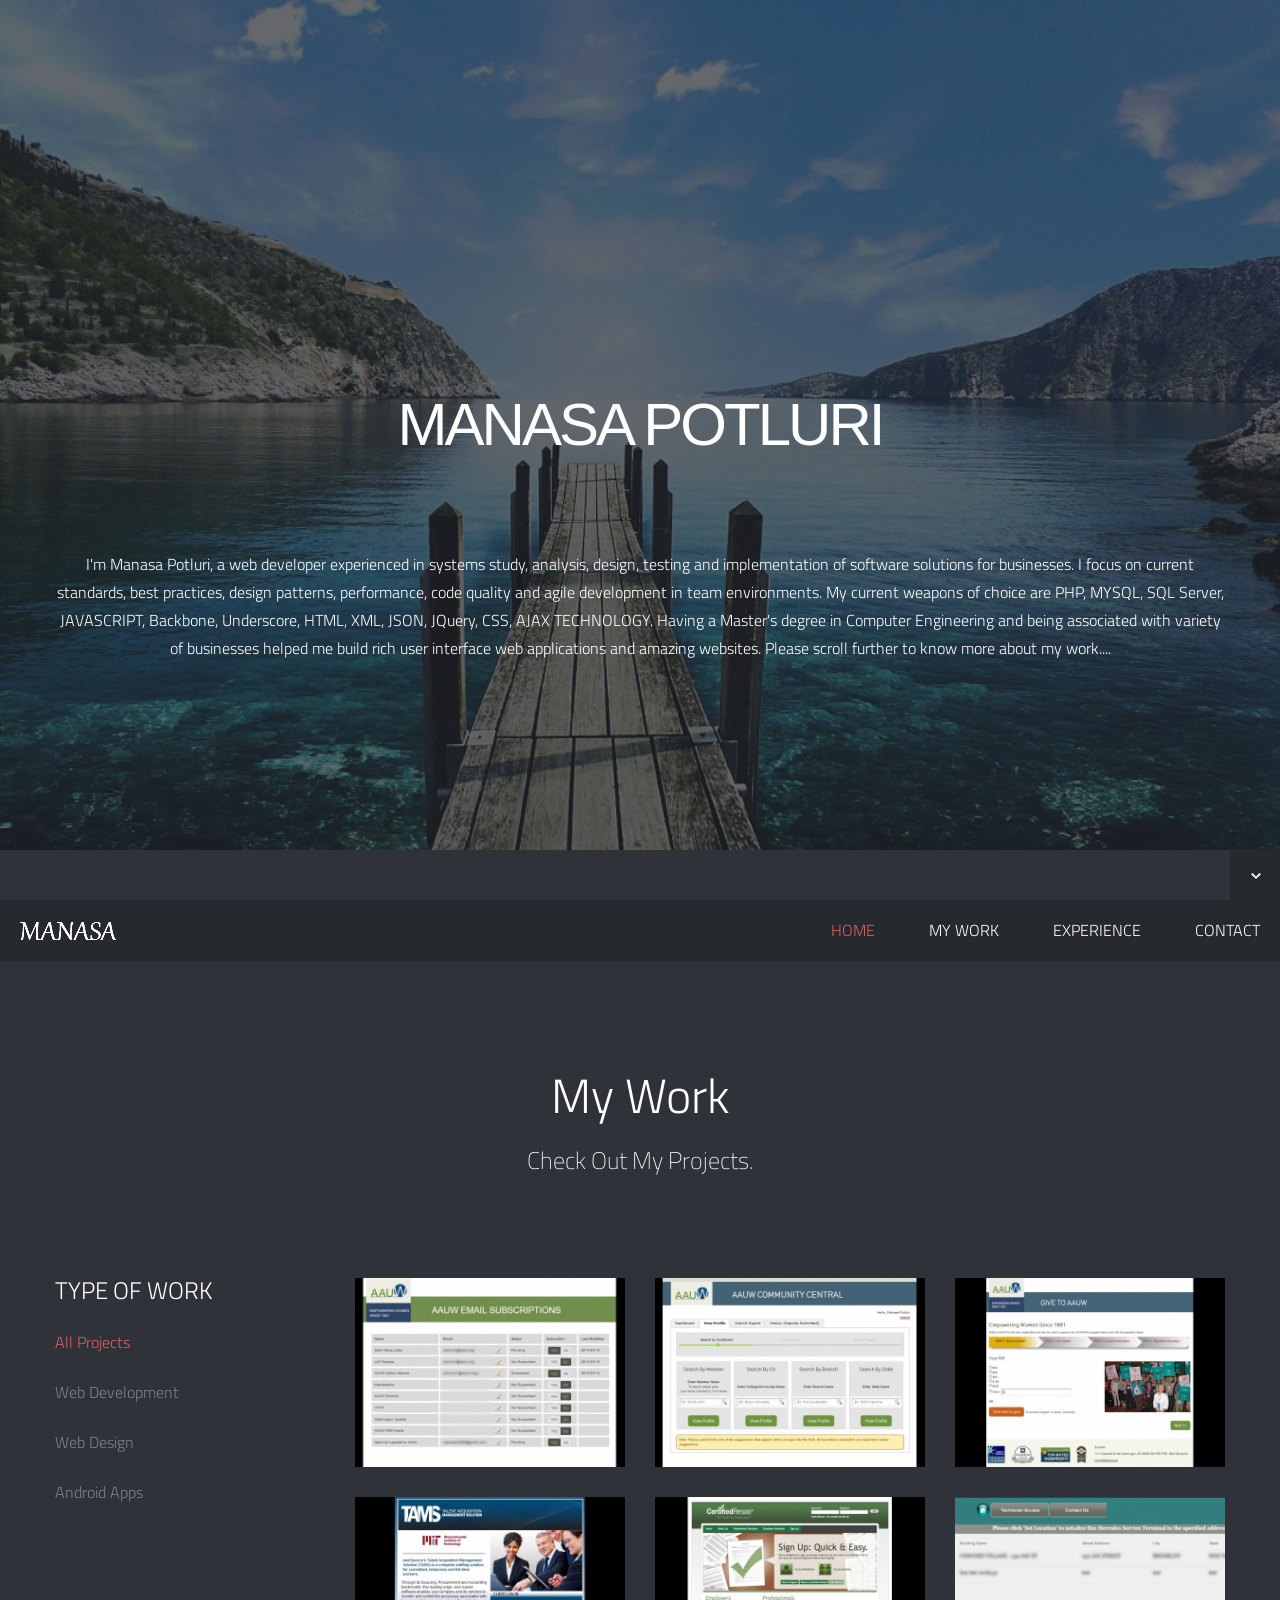
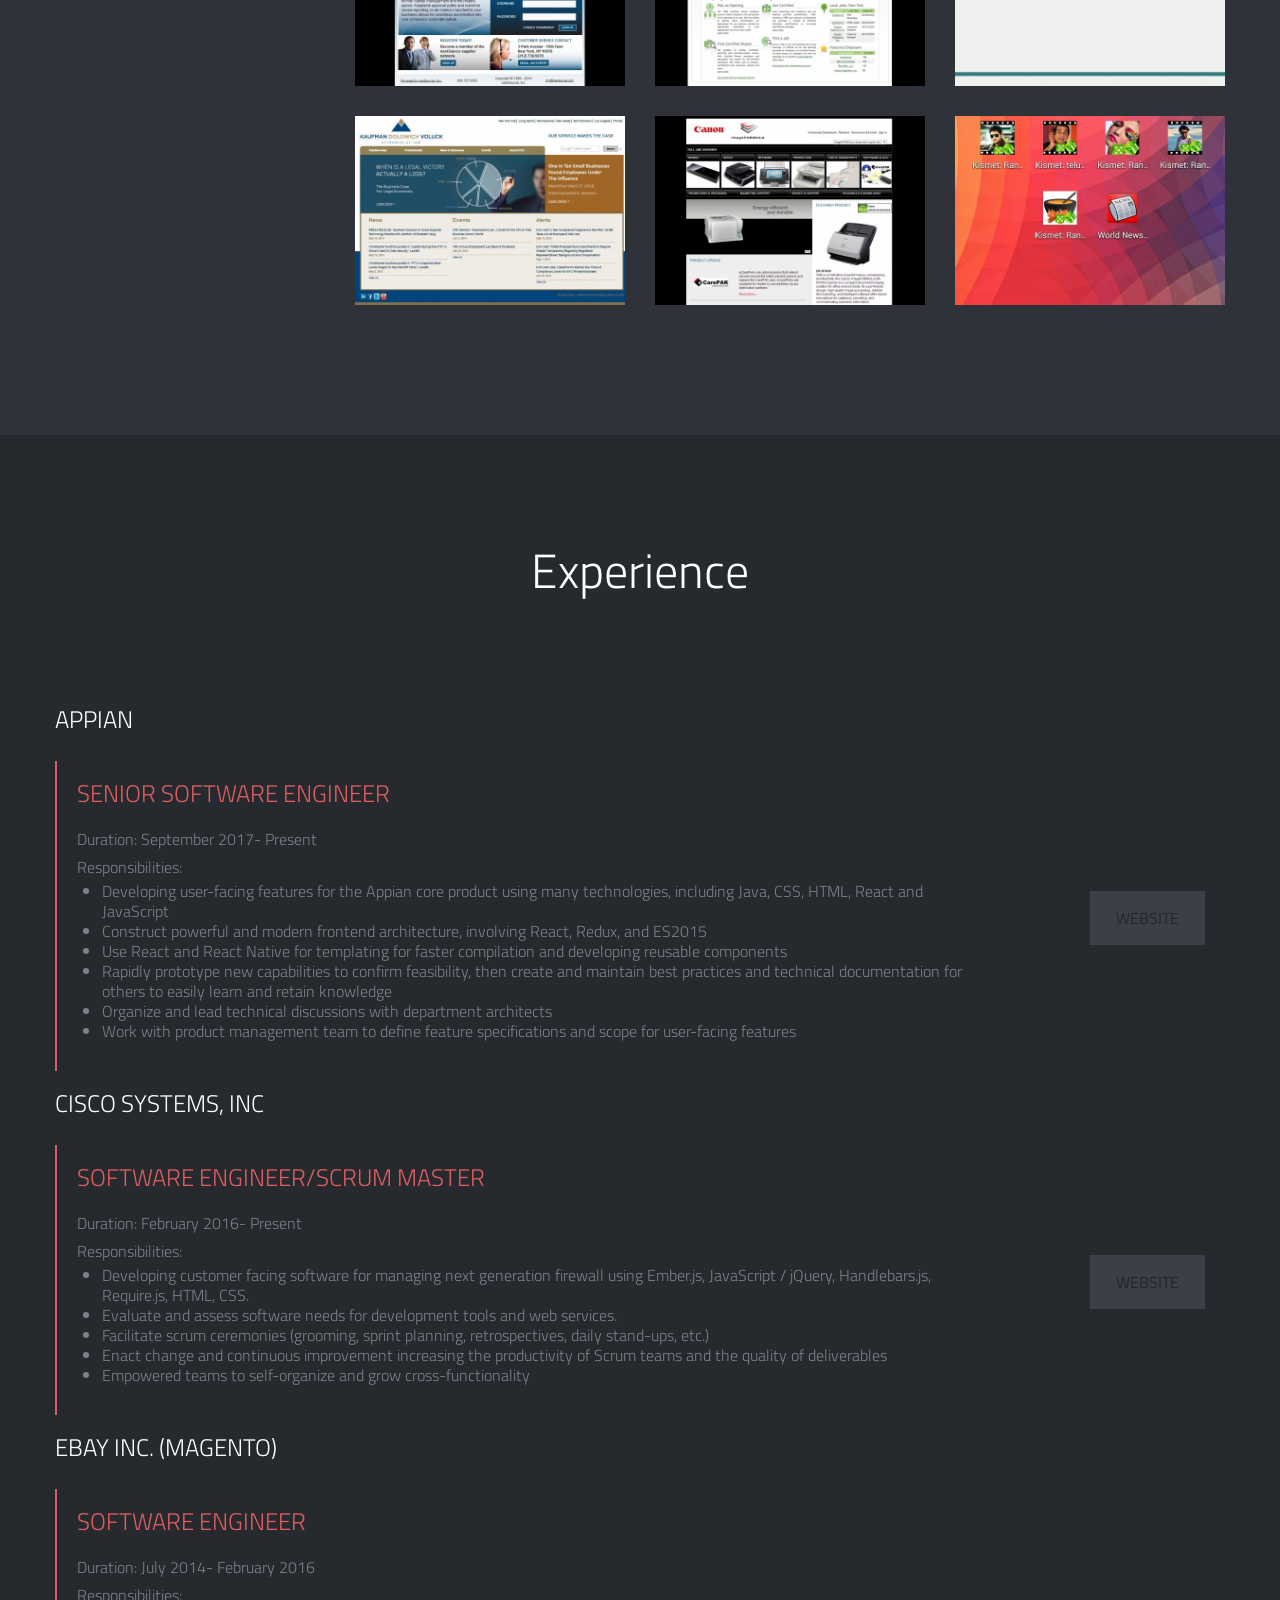
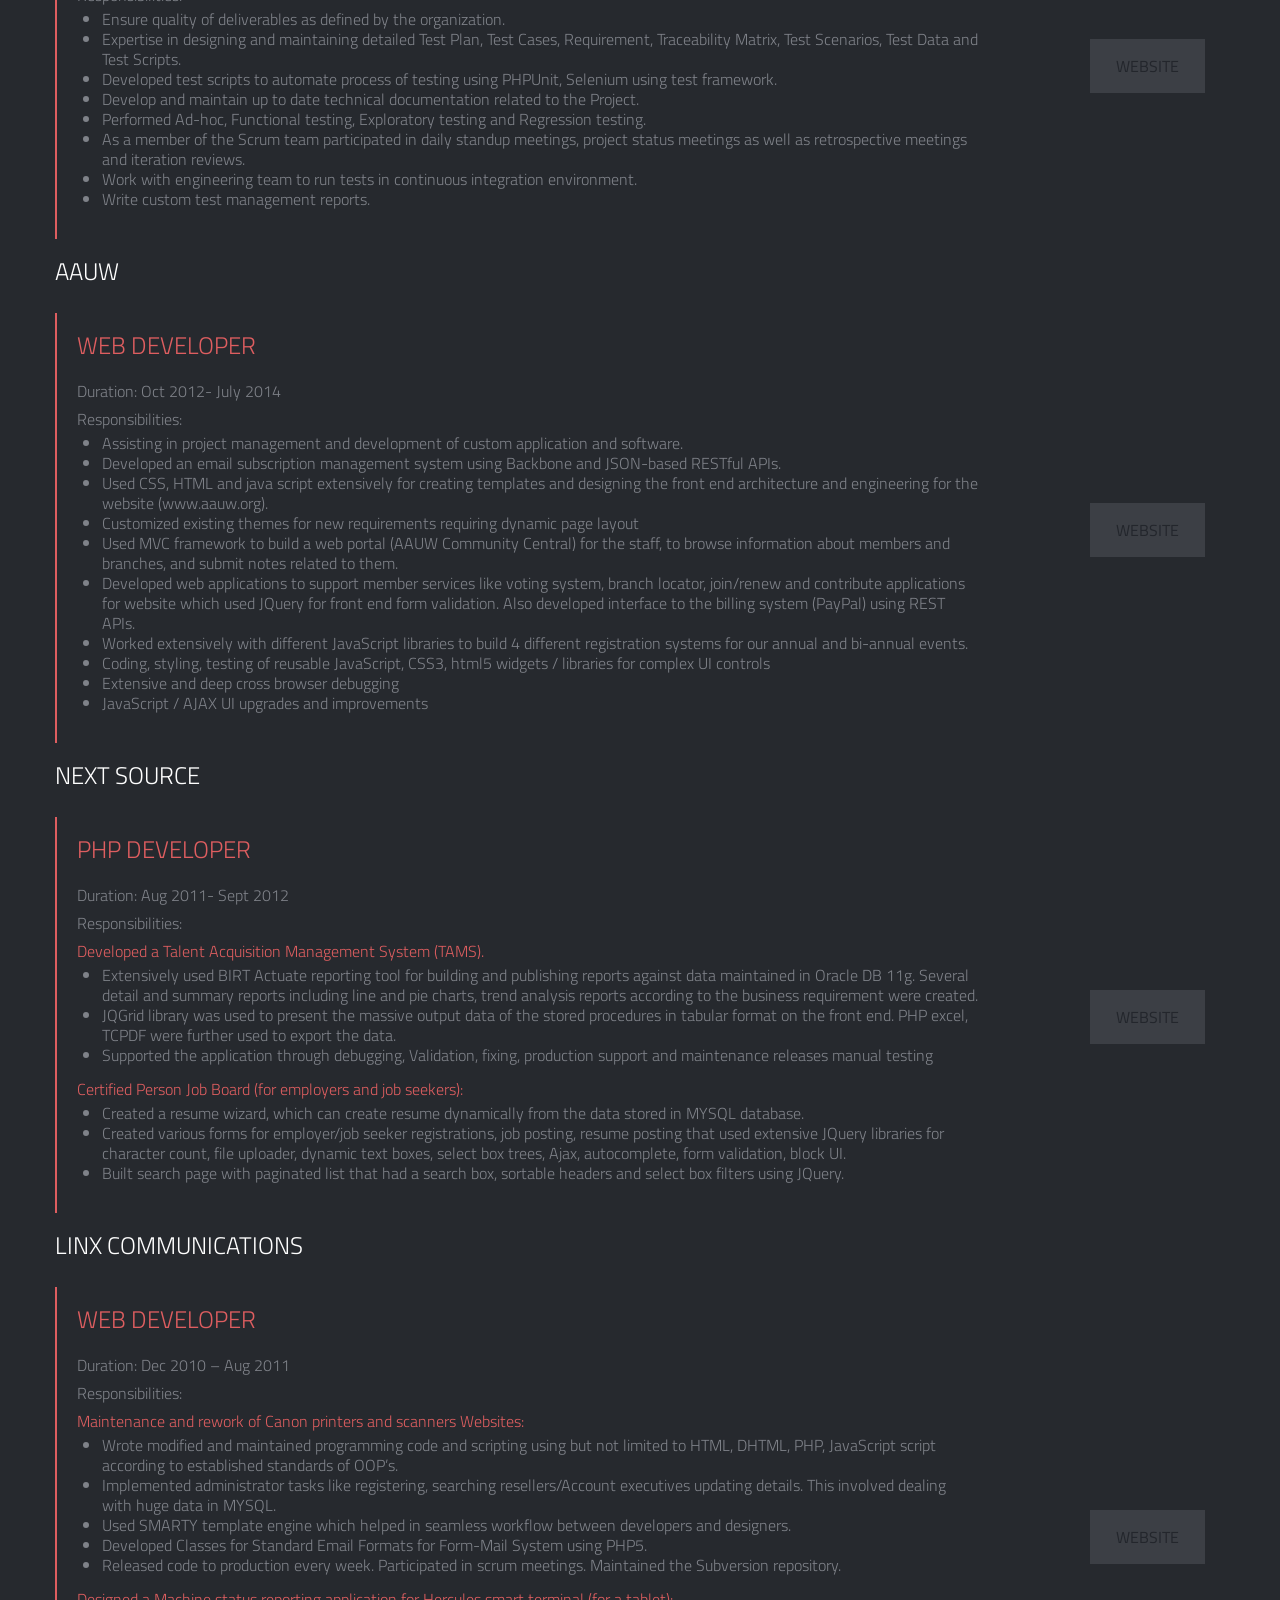
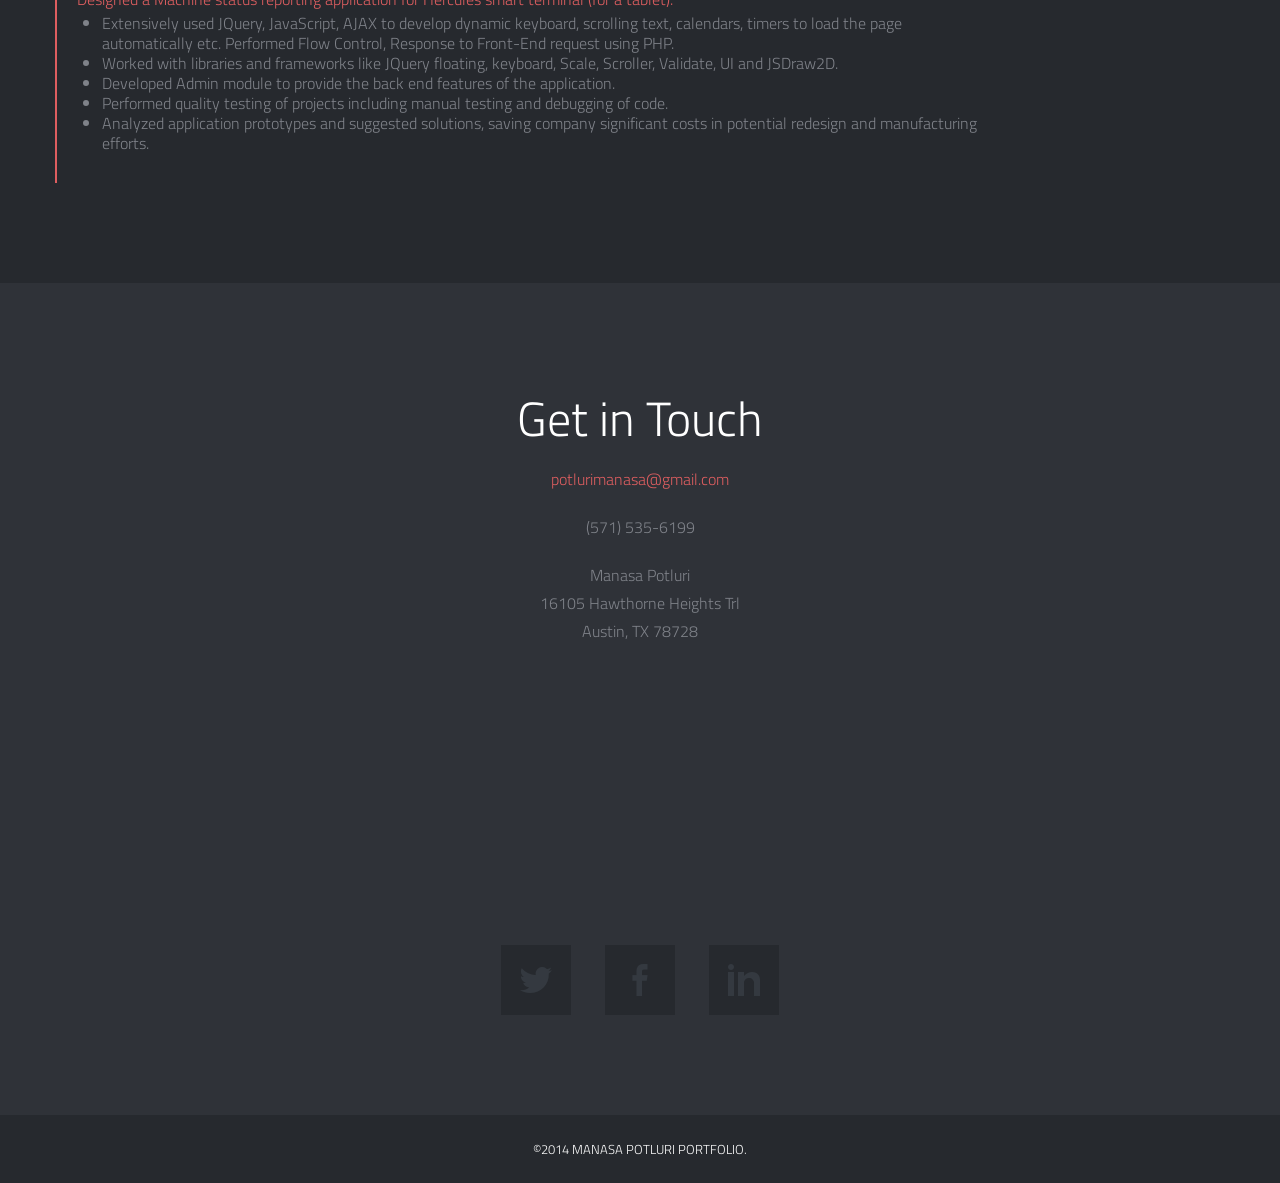
<file: index.html>
<!DOCTYPE html>
<!--[if lt IE 7]><html class="no-js lt-ie9 lt-ie8 lt-ie7" lang="en"> <![endif]-->
<!--[if (IE 7)&!(IEMobile)]><html class="no-js lt-ie9 lt-ie8" lang="en"><![endif]-->
<!--[if (IE 8)&!(IEMobile)]><html class="no-js lt-ie9" lang="en"><![endif]-->
<!--[if (IE 9)]><html class="no-js ie9" lang="en"><![endif]-->
<!--[if gt IE 8]><!--> <html lang="en-US"> <!--<![endif]-->
<head>

<!-- Meta Tags -->
<meta http-equiv="Content-Type" content="text/html; charset=UTF-8" />

<title>Manasa Potluri | Portfolio</title>

<meta name="description" content="Insert Your Site Description" />

<!-- Mobile Specifics -->
<meta name="viewport" content="width=device-width, initial-scale=1.0">
<meta name="HandheldFriendly" content="true"/>
<meta name="MobileOptimized" content="320"/>

<!-- Mobile Internet Explorer ClearType Technology -->
<!--[if IEMobile]>  <meta http-equiv="cleartype" content="on">  <![endif]-->

<!-- Bootstrap -->
<link href="include/css/bootstrap.min.css" rel="stylesheet">

<!-- Main Style -->
<link href="include/css/main.css" rel="stylesheet">

<!-- Supersized -->
<link href="include/css/supersized.css" rel="stylesheet">
<link href="include/css/supersized.shutter.css" rel="stylesheet">

<!-- FancyBox -->
<link href="include/css/fancybox/jquery.fancybox.css" rel="stylesheet">

<!-- Font Icons -->
<link href="include/css/fonts.css" rel="stylesheet">

<!-- Shortcodes -->
<link href="include/css/shortcodes.css" rel="stylesheet">

<!-- Responsive -->
<link href="include/css/bootstrap-responsive.min.css" rel="stylesheet">
<link href="include/css/responsive.css" rel="stylesheet">

<!-- Supersized -->
<link href="include/css/supersized.css" rel="stylesheet">
<link href="include/css/supersized.shutter.css" rel="stylesheet">

<!-- Google Font -->
<link href='http://fonts.googleapis.com/css?family=Titillium+Web:400,200,200italic,300,300italic,400italic,600,600italic,700,700italic,900' rel='stylesheet' type='text/css'>

<!-- Fav Icon -->
<link rel="shortcut icon" href="#">

<link rel="apple-touch-icon" href="#">
<link rel="apple-touch-icon" sizes="114x114" href="#">
<link rel="apple-touch-icon" sizes="72x72" href="#">
<link rel="apple-touch-icon" sizes="144x144" href="#">

<!-- Modernizr -->
<script src="include/js/modernizr.js"></script>

<!-- Analytics
<script type="text/javascript">

  var _gaq = _gaq || [];
  _gaq.push(['_setAccount', 'Insert Your Code']);
  _gaq.push(['_trackPageview']);

  (function() {
    var ga = document.createElement('script'); ga.type = 'text/javascript'; ga.async = true;
    ga.src = ('https:' == document.location.protocol ? 'https://ssl' : 'http://www') + '.google-analytics.com/ga.js';
    var s = document.getElementsByTagName('script')[0]; s.parentNode.insertBefore(ga, s);
  })();

</script>
 End Analytics -->

</head>


<body>

<!-- This section is for Splash Screen -->
<div class="ole">
<section id="jSplash">
	<div id="circle"></div>
</section>
</div>
<!-- End of Splash Screen -->

<!-- Homepage Slider -->
<div id="home-slider">
    <div class="overlay"></div>

    <div class="slider-text">
    	<div id="slidecaption"></div>
        <div id="slidedescription">I'm Manasa Potluri, a web developer experienced in systems study, analysis, design, testing and implementation of software solutions for businesses. I focus on current standards, best practices, design patterns, performance, code quality and agile development in team environments. My current weapons of choice are PHP, MYSQL, SQL Server, JAVASCRIPT, Backbone, Underscore, HTML, XML, JSON, JQuery, CSS, AJAX TECHNOLOGY. Having a Master's degree in Computer Engineering and being associated with variety of businesses helped me build rich user interface web applications and amazing websites. Please scroll further to know more about my work....  </div>
    </div>

	<div class="control-nav">
        <!--<a id="prevslide" class="load-item"><i class="font-icon-arrow-simple-left"></i></a>
        <a id="nextslide" class="load-item"><i class="font-icon-arrow-simple-right"></i></a>
        <ul id="slide-list"></ul>-->

        <a id="nextsection" href="#work"><i class="font-icon-arrow-simple-down"></i></a>
    </div>
</div>
<!-- End Homepage Slider -->

<!-- Header -->
<header>
    <div class="sticky-nav">
    	<a id="mobile-nav" class="menu-nav" href="#menu-nav"></a>

        <div id="logo">
        	<a id="goUp" href="#home-slider" title="Manasa Potluri | Portfolio">Manasa Potluri</a>
        </div>

        <nav id="menu">
        	<ul id="menu-nav">
            	<li class="current"><a href="#home-slider">Home</a></li>
                <li><a href="#work">My Work</a></li>
                <li><a href="#about">Experience</a></li>
                <li><a href="#contact">Contact</a></li>
				<!--<li><a href="shortcodes.html" class="external">Shortcodes</a></li>-->
            </ul>
        </nav>

    </div>
</header>
<!-- End Header -->

<!-- My Work Section -->
<div id="work" class="page">
	<div class="container">
    	<!-- Title Page -->
        <div class="row">
            <div class="span12">
                <div class="title-page">
                    <h2 class="title">My Work</h2>
                    <h3 class="title-description">Check Out My Projects.</h3>
                </div>
            </div>
        </div>
        <!-- End Title Page -->

        <!-- Portfolio Projects -->
        <div class="row">
        	<div class="span3">
            	<!-- Filter -->
                <nav id="options" class="work-nav">
                    <ul id="filters" class="option-set" data-option-key="filter">
                    	<li class="type-work">Type of Work</li>
                        <li><a href="#filter" data-option-value="*" class="selected">All Projects</a></li>
                        <li><a href="#filter" data-option-value=".development">Web Development</a></li>
                        <li><a href="#filter" data-option-value=".design">Web Design</a></li>
                        <li><a href="#filter" data-option-value=".android">Android Apps</a></li>
                    </ul>
                </nav>
                <!-- End Filter -->
            </div>

            <div class="span9">
            	<div class="row">
                	<section id="projects">
                    	<ul id="thumbs">

							<!-- Item Project and Filter Name -->
                        	<li class="item-thumbs span3 development">
                            	<!-- Fancybox - Gallery Enabled - Title - Full Image -->
                            	<a class="hover-wrap fancybox" data-fancybox-group="gallery" title="AAUW Email Subscription" href="include/img/work/full/image-01-full.jpg">
                                	<span class="overlay-img"></span>
                                    <span class="overlay-img-thumb font-icon-plus"></span>
                                </a>
                                <!-- Thumb Image and Description -->
                                <img src="include/img/work/thumbs/image-01.jpg" alt="Used Backbone and Underscore JavaScript libraries extensively to build a centralized email subscription system, where the members will be able to subscribe and unsubscribe to various options.">
                            </li>
                        	<!-- End Item Project -->

							<!-- Item Project and Filter Name -->
                        	<li class="item-thumbs span3 development">
                            	<!-- Fancybox - Gallery Enabled - Title - Full Image -->
                            	<a class="hover-wrap fancybox" data-fancybox-group="gallery" title="AAUW Community Central" href="include/img/work/full/image-02-full.jpg">
                                	<span class="overlay-img"></span>
                                    <span class="overlay-img-thumb font-icon-plus"></span>
                                </a>
                                <!-- Thumb Image and Description -->
                                <img src="include/img/work/thumbs/image-02.jpg" alt="Built ACC system for development and membership staff to be able to retrieve information, enter notes and send notifications. Built a dashboard with graphs and metrics using JQuery extensively.<br/>Environment: Object Oriented PHP, JQuery, JavaScript, MySQL, LAMP, CSS ">
                            </li>
                        	<!-- End Item Project -->

							<!-- Item Project and Filter Name -->
                        	<li class="item-thumbs span3 development">
                            	<!-- Fancybox - Gallery Enabled - Title - Full Image -->
                            	<a class="hover-wrap fancybox" data-fancybox-group="gallery" title="Join/Give" href="include/img/work/full/image-03-full.jpg">
                                	<span class="overlay-img"></span>
                                    <span class="overlay-img-thumb font-icon-plus"></span>
                                </a>
                                <!-- Thumb Image and Description -->
                                <img src="include/img/work/thumbs/image-03.jpg" alt="Designed and developed a WordPress plugin for Join, Renew and Give applications. These online applications were designed to be user friendly. ">
                            </li>
                        	<!-- End Item Project -->

                            <!-- Item Project and Filter Name -->
                        	<li class="item-thumbs span3 development">
                            	<!-- Fancybox - Gallery Enabled - Title - Full Image -->
                            	<a class="hover-wrap fancybox" data-fancybox-group="gallery" title="Talent Acquisition Management System" href="include/img/work/full/image-04-full.jpg">
                                	<span class="overlay-img"></span>
                                    <span class="overlay-img-thumb font-icon-plus"></span>
                                </a>
                                <!-- Thumb Image and Description -->
                                <img src="include/img/work/thumbs/image-04.jpg" alt="Worked with a team of developers to design this system using an in house framework built on PHP, Oracle 11g, JQGrid, JQuery, Object Oriented JavaScript, JQuery validate.">
                            </li>
                        	<!-- End Item Project -->

							<!-- Item Project and Filter Name -->
                        	<li class="item-thumbs span3 development">
                            	<!-- Fancybox - Gallery Enabled - Title - Full Image -->
                            	<a class="hover-wrap fancybox" data-fancybox-group="gallery" title="Certified Person" href="include/img/work/full/image-05-full.jpg">
                                	<span class="overlay-img"></span>
                                    <span class="overlay-img-thumb font-icon-plus"></span>
                                </a>
                                <!-- Thumb Image and Description -->
                                <img src="include/img/work/thumbs/image-05.jpg" alt="Designed and developed a job board website. Created a resume wizard, forms for employer/job seeker registrations, job posting, resume posting that used extensive JQuery libraries for character count, file uploader, dynamic text boxes, select box trees, Ajax, autocomplete, form validation, block UI.">
                            </li>
                        	<!-- End Item Project -->

                            <!-- Item Project and Filter Name -->
                        	<li class="item-thumbs span3 development">
                            	<!-- Fancybox - Gallery Enabled - Title - Full Image -->
                            	<a class="hover-wrap fancybox" data-fancybox-group="gallery" title="Hercules" href="include/img/work/full/image-06-full.jpg">
                                	<span class="overlay-img"></span>
                                    <span class="overlay-img-thumb font-icon-plus"></span>
                                </a>
                                <!-- Thumb Image and Description -->
                                <img src="include/img/work/thumbs/image-06.jpg" alt="This rich user interface application was designed to monitor the status of laundry machine. Used JQuery, JavaScript, AJAX to develop dynamic keyboard, scrolling text, calendars, timers to load the page automatically">
                            </li>
                        	<!-- End Item Project -->

                            <!-- Item Project and Filter Name -->
                        	<li class="item-thumbs span3 design">
                            	<!-- Fancybox - Gallery Enabled - Title - Full Image -->
                            	<a class="hover-wrap fancybox" data-fancybox-group="gallery" title="KDVG" href="include/img/work/full/image-07-full.jpg">
                                	<span class="overlay-img"></span>
                                    <span class="overlay-img-thumb font-icon-plus"></span>
                                </a>
                                <!-- Thumb Image and Description -->
                                <img src="include/img/work/thumbs/image-07.jpg" alt="Actively involved in designing and developing the website. Link: <a href='http://kdvlaw.com/ target='_blank'>kdvlaw.com</a>">
                            </li>
                        	<!-- End Item Project -->


							<!-- Item Project and Filter Name -->
                        	<li class="item-thumbs span3 design">
                            	<!-- Fancybox - Gallery Enabled - Title - Full Image -->
                            	<a class="hover-wrap fancybox" data-fancybox-group="gallery" title="Canon" href="include/img/work/full/image-08-full.jpg">
                                	<span class="overlay-img"></span>
                                    <span class="overlay-img-thumb font-icon-plus"></span>
                                </a>
                                <!-- Thumb Image and Description -->
                                <img src="include/img/work/thumbs/image-08.jpg" alt="Worked extensively on CSS and HTML for complete redesign of canon websites. Here are the links:<br/><a href='https://www.canonresellers.com' target='_blank'>www.canonresellers.com</a>, <a href='https://www.scannerdmr.com' target='_blank'>www.scannerdmr.com</a>, <a href='https://www.scanningsuccess.com' target='_blank'>www.scanningsuccess.com</a>, <a href='https://www.imageclassresellers.com' target='_blank'>www.imageclassresellers.com</a>">
                            </li>
                        	<!-- End Item Project -->

                            <!-- Item Project and Filter Name -->
                        	<li class="item-thumbs span3 android">
                            	<!-- Fancybox - Gallery Enabled - Title - Full Image -->
                            	<a class="hover-wrap fancybox" data-fancybox-group="gallery" title="Android Apps" href="include/img/work/full/image-09-full.jpg">
                                	<span class="overlay-img"></span>
                                    <span class="overlay-img-thumb font-icon-plus"></span>
                                </a>
                                <!-- Thumb Image and Description -->
                                <img src="include/img/work/thumbs/image-09.jpg" alt="Being a technology enthusiast, I alway enjoy learning new technologies. One such attempt was to learn android Java and built apps as a hobby. Link: <a href='https://play.google.com/store/apps/developer?id=RM+LABS' target='_blank'>Kismet Apps</a>, <a href='http://www.youtube.com/watch?v=PKbyy1nGNuU' target='_blank'>Link to video</a>">
                            </li>
                        	<!-- End Item Project -->

							<!-- Item Project and Filter Name -->
                       <!-- 	<li class="item-thumbs span3 android">
                            	<!-- Fancybox Media - Gallery Enabled - Title - Link to Video -->
                         <!--   	<a class="hover-wrap fancybox-media" data-fancybox-group="android" title="Video Content From Vimeo" href="http://www.youtube.com/watch?v=PKbyy1nGNuU">
                                	<span class="overlay-img"></span>
                                    <span class="overlay-img-thumb font-icon-plus"></span>
                                </a>
                                <!-- Thumb Image and Description -->
                          <!--      <img src="include/img/work/thumbs/image-09.jpg" alt="Video">
                            </li>
                        	<!-- End Item Project -->

                        </ul>
                    </section>

            	</div>
            </div>
        </div>
        <!-- End Portfolio Projects -->
    </div>
</div>
<!-- End My Work Section -->

<!-- About Section -->
<div id="about" class="page-alternate">
<div class="container">
    <!-- Title Page -->
    <div class="row">
        <div class="span12">
            <div class="title-page">
                <h2 class="title">Experience</h2>
               <!-- <h3 class="title-description">Learn About our Team &amp; Culture.</h3>-->
            </div>
        </div>
    </div>
    <!-- End Title Page -->
     <!-- Information Block -->
    <div class="row">
			<div class="span12">
					<h3 class="spec">APPIAN</h3>

					<div class="info-block">
							<div class="info-text">
									<h3><span class="color-text">Senior Software Engineer</span></h3>
									<p>Duration: September 2017- Present <br/>
											Responsibilities: <br/>
											<ul>
												<li>Developing user-facing features for the Appian core product using many technologies, including Java, CSS, HTML, React and JavaScript</li>
												<li>Construct powerful and modern frontend architecture, involving React, Redux, and ES2015</li>
												<li>Use React and React Native for templating for faster compilation and developing reusable components</li>
												<li>Rapidly prototype new capabilities to confirm feasibility, then create and maintain best practices and technical
												documentation for others to easily learn and retain knowledge</li>
												<li>Organize and lead technical discussions with department architects</li>
												<li>Work with product management team to define feature specifications and scope for user-facing features</li>
											</ul>
									</p>
									<a class="button" target="_blank" href="https://www.appian.com/">Website</a>
							</div>
					</div>
				</div>
			<div class="span12 top-buffer">
					<h3 class="spec">Cisco Systems, Inc</h3>

					<div class="info-block">
							<div class="info-text">
									<h3><span class="color-text">Software Engineer/Scrum Master</span></h3>
									<p>Duration: February 2016- Present <br/>
											Responsibilities: <br/>
											<ul>
												<li>Developing customer facing software for managing next generation firewall using Ember.js, JavaScript / jQuery, Handlebars.js, Require.js, HTML, CSS.</li>
												<li>Evaluate and assess software needs for development tools and web services.</li>
												<li>Facilitate scrum ceremonies (grooming, sprint planning, retrospectives, daily stand-ups, etc.)</li>
												<li>Enact change and continuous improvement increasing the productivity of Scrum teams and the quality of deliverables</li>
												<li>Empowered teams to self-organize and grow cross-functionality</li>
											</ul>
									</p>
									<a class="button" target="_blank" href="https://www.cisco.com/security/">Website</a>
							</div>
					</div>
				</div>
        <div class="span12 top-buffer">
            <h3 class="spec">Ebay inc. (Magento)</h3>

            <div class="info-block">
                <div class="info-text">
                    <h3><span class="color-text">Software Engineer</span></h3>
                    <p>Duration: July 2014- February 2016 <br/>
                        Responsibilities: <br/>
												<ul>
			                    <li>Ensure quality of deliverables as defined by the organization.
			                    <li>Expertise in designing and maintaining detailed Test Plan, Test Cases, Requirement, Traceability Matrix, Test Scenarios, Test Data and Test Scripts. </li>
			                    <li>Developed test scripts to automate process of testing using PHPUnit, Selenium using test framework.</li>
			                    <li>Develop and maintain up to date technical documentation related to the Project.</li>
			                    <li>Performed Ad-hoc, Functional testing, Exploratory testing and Regression testing.</li>
			                    <li>As a member of the Scrum team participated in daily standup meetings, project status meetings as well as retrospective meetings and iteration reviews.
			                    <li>Work with engineering team to run tests in continuous integration environment.</li>
			                    <li>Write custom test management reports.</li>
												</ul>
                    </p>
                    <a class="button" target="_blank" href="http://magento.com/">Website</a>
                </div>
            </div>
          </div>
        	<div class="span12 top-buffer">
            	<h3 class="spec">AAUW</h3>

                <div class="info-block">
                	<div class="info-text">
                		<h3><span class="color-text">Web Developer</span></h3>
                        <p>Duration: Oct 2012- July 2014 <br/>
                        Responsibilities: <br/><ul>
                        	<li>Assisting in project management and development of custom application and software.</li>
                            <li>Developed an email subscription management system using Backbone and JSON-based RESTful APIs.</li>
                            <li>Used CSS, HTML and java script extensively for creating templates and designing the front end architecture and engineering for the website (www.aauw.org).</li>
                            <li>Customized existing themes for new requirements requiring dynamic page layout</li>
                            <li>Used MVC framework to build a web portal (AAUW Community Central) for the staff, to browse information about members and branches, and submit notes related to them.</li>
                            <li>Developed web applications to support member services like voting system, branch locator, join/renew and contribute applications for website which used JQuery for front end form validation. Also developed interface to the billing system (PayPal) using REST APIs. </li>
                            <li>Worked extensively with different JavaScript libraries to build 4 different registration systems for our annual and bi-annual events.</li>
                            <li>Coding, styling, testing of reusable JavaScript, CSS3, html5 widgets / libraries for complex UI controls </li>
                            <li>Extensive and deep cross browser debugging</li>
                            <li>JavaScript / AJAX UI upgrades and improvements</li></ul>
                        </p>
                        <a class="button" target="_blank" href="https://www.aauw.org/">Website</a>
                	</div>
                </div>
            </div>

            <div class="span12 top-buffer">
            	<h3 class="spec">Next Source</h3>

                <div class="info-block">
                	<div class="info-text">
                		<h3><span class="color-text">PHP Developer</span></h3>
                        <p> Duration: Aug 2011- Sept 2012<br/>
                        Responsibilities: <br/>
                        <span class="color-text">Developed a Talent Acquisition Management System (TAMS).</span> <br/>
                        <ul>
                        <li>Extensively used BIRT Actuate reporting tool for building and publishing reports against data maintained in Oracle DB 11g. Several detail and summary reports including line and pie charts, trend analysis reports according to the business requirement were created.</li>
                         <li>JQGrid library was used to present the massive output data of the stored procedures in tabular format on the front end. PHP excel, TCPDF were further used to export the data.</li>
                         <li>Supported the application through debugging, Validation, fixing, production support and maintenance releases manual testing</li></ul>
                         <span class="color-text">Certified Person Job Board (for employers and job seekers):</span><br/>
                         <ul>
                         <li>Created a resume wizard, which can create resume dynamically from the data stored in MYSQL database.</li>
                         <li>Created various forms for employer/job seeker registrations, job posting, resume posting that used extensive JQuery libraries for character count, file uploader, dynamic text boxes, select box trees, Ajax, autocomplete, form validation, block UI.</li>
                         <li>Built search page with paginated list that had a search box, sortable headers and select box filters using JQuery.</li></ul>
                        </p>
                        <a class="button" target="_blank" href="http://nextsource.com/">Website</a>
                	</div>
                </div>
            </div>

            <div class="span12 top-buffer">
            	<h3 class="spec">Linx Communications</h3>

                <div class="info-block">
                	<div class="info-text">
                		<h3><span class="color-text">Web Developer</span></h3>
                        <p>Duration:  Dec 2010 – Aug 2011<br/>
                        Responsibilities: <br/>
                        <span class="color-text">Maintenance and rework of Canon printers and scanners Websites: </span><br/>
                         <ul><li>Wrote modified and maintained programming code and scripting using but not limited to HTML, DHTML, PHP, JavaScript script according to established standards of OOP’s.</li>
                         <li>Implemented administrator tasks like registering, searching resellers/Account executives updating details. This involved dealing with huge data in MYSQL.</li>
                         <li>Used SMARTY template engine which helped in seamless workflow between developers and designers. </li>
                         <li>Developed Classes for Standard Email Formats for Form-Mail System using PHP5. </li>
                         <li>Released code to production every week. Participated in scrum meetings. Maintained the Subversion repository.</li> </ul>
                        <span class="color-text">Designed a Machine status reporting application for Hercules smart terminal (for a tablet):</span><br/>
                         <ul><li>Extensively used JQuery, JavaScript, AJAX to develop dynamic keyboard, scrolling text, calendars, timers to load the page automatically etc. Performed Flow Control, Response to Front-End request using PHP. </li>
                         <li>Worked with libraries and frameworks like JQuery floating, keyboard, Scale, Scroller, Validate, UI and JSDraw2D.</li>
                         <li>Developed Admin module to provide the back end features of the application.</li>
                         <li>Performed quality testing of projects including manual testing and debugging of code.</li>
                         <li>Analyzed application prototypes and suggested solutions, saving company significant costs in potential redesign and manufacturing efforts. </li> </ul>
                        </p>
                        <a class="button" target="_blank" href="http://linx.com/">Website</a>
                	</div>
                </div>
            </div>
        </div>
        <!-- End Information Block -->


</div>
</div>
<!-- End About Section -->


<!-- Contact Section -->
<div id="contact" class="page">
<div class="container">
    <!-- Title Page -->
    <div class="row">
        <div class="span12">
            <div class="title-page">
                <h2 class="title">Get in Touch</h2>
                <h3 class="title-description"></h3>
               <div class="contact-details">
                <ul>
                    <li><a href="#">potlurimanasa@gmail.com</a></li>
                    <li>(571) 535-6199</li>
                    <li>
                        Manasa Potluri
                        <br>
                        16105 Hawthorne Heights Trl
                        <br>
                        Austin, TX 78728
                    </li>
                </ul>
            </div>
            </div>
        </div>
    </div>
    <!-- End Title Page -->

    <!-- Contact Form -->
    <!--<div class="row">
    	<div class="span9">

        	<form id="contact-form" class="contact-form" action="#">
            	<p class="contact-name">
            		<input id="contact_name" type="text" placeholder="Full Name" value="" name="name" />
                </p>
                <p class="contact-email">
                	<input id="contact_email" type="text" placeholder="Email Address" value="" name="email" />
                </p>
                <p class="contact-message">
                	<textarea id="contact_message" placeholder="Your Message" name="message" rows="15" cols="40"></textarea>
                </p>
                <p class="contact-submit">
                	<a id="contact-submit" class="submit" href="#">Send Your Email</a>
                </p>

                <div id="response">

                </div>
            </form>

        </div>

        <div class="span9">
        	<div class="contact-details">
        		<h3>Contact Details</h3>
                <ul>
                    <li><a href="#">potlurimanasa@gmail.com</a></li>
                    <li>(571) 535-6199</li>
                    <li>
                        Manasa Potluri
                        <br>
                        1326 Mistyvale Street
                        <br>
                        Herndon, VA - 20170
                    </li>
                </ul>
            </div>
        </div>
    </div>-->
    <!-- End Contact Form -->
</div>
</div>
<!-- End Contact Section -->

<!-- Twitter Feed
<div id="twitter-feed" class="page-alternate">
	<div class="container">
    	<div class="row">
            <div class="span12">
                <div class="follow">
                    <a href="https://twitter.com/Bluxart" title="Follow Me on Twitter" target="_blank"><i class="font-icon-social-twitter"></i></a>
                </div>

                <div id="ticker" class="query">
                </div>
            </div>
        </div>
    </div>
</div>
 End Twitter Feed -->

<!-- Socialize -->
<div id="social-area" class="page">
	<div class="container">
    	<div class="row">
            <div class="span12">
                <nav id="social">
                    <ul>
                        <li><a href="https://twitter.com/manasapotluri" title="Follow Me on Twitter" target="_blank"><span class="font-icon-social-twitter"></span></a></li>
                        <li><a href="https://www.facebook.com/manasa.potluri.1" title="Follow Me on Facebook" target="_blank"><span class="font-icon-social-facebook"></span></a></li>
                        <li><a href="www.linkedin.com/pub/manasa-potluri/6a/3b7/94/" title="Follow Me on LinkedIn" target="_blank"><span class="font-icon-social-linkedin"></span></a></li>
                        <!--
                        <li><a href="https://plus.google.com/105500420878314068694" title="Follow Me on Google Plus" target="_blank"><span class="font-icon-social-google-plus"></span></a></li>
                        <li><a href="http://dribbble.com/Bluxart" title="Follow Me on Dribbble" target="_blank"><span class="font-icon-social-dribbble"></span></a></li>
                        <li><a href="http://forrst.com/people/Bluxart" title="Follow Me on Forrst" target="_blank"><span class="font-icon-social-forrst"></span></a></li>
                        <li><a href="http://www.behance.net/alessioatzeni" title="Follow Me on Behance" target="_blank"><span class="font-icon-social-behance"></span></a></li>
                        <li><a href="http://themeforest.net/user/Bluxart" title="Follow Me on ThemeForest" target="_blank"><span class="font-icon-social-envato"></span></a></li>
                        <li><a href="http://zerply.com/Bluxart/public" title="Follow Me on Zerply" target="_blank"><span class="font-icon-social-zerply"></span></a></li>-->
                    </ul>
                </nav>
            </div>
        </div>
    </div>
</div>
<!-- End Socialize -->

<!-- Footer -->
<footer>
	<p class="credits">&copy;2014 Manasa Potluri Portfolio.
    <!--<a href="http://themes.alessioatzeni.com/html/brushed/" title="Manasa Potluri | Portfolio">Brushed Template</a> by <a href="http://www.alessioatzeni.com/" title="Alessio Atzeni | Web Designer &amp; Front-end Developer">Alessio Atzeni</a>-->
    </p>
</footer>
<!-- End Footer -->

<!-- Back To Top -->
<a id="back-to-top" href="#">
	<i class="font-icon-arrow-simple-up"></i>
</a>
<!-- End Back to Top -->


<!-- Js -->
<script src="include/js/jquery.min.js"></script> <!-- jQuery Core -->
<script src="include/js/bootstrap.min.js"></script> <!-- Bootstrap -->
<script src="include/js/supersized.3.2.7.min.js"></script> <!-- Slider -->
<script src="include/js/waypoints.js"></script> <!-- WayPoints -->
<script src="include/js/waypoints-sticky.js"></script> <!-- Waypoints for Header -->
<script src="include/js/jquery.isotope.js"></script> <!-- Isotope Filter -->
<script src="include/js/jquery.fancybox.pack.js"></script> <!-- Fancybox -->
<script src="include/js/jquery.fancybox-media.js"></script> <!-- Fancybox for Media -->
<script src="include/js/jquery.tweet.js"></script> <!-- Tweet -->
<script src="include/js/plugins.js"></script> <!-- Contains: jPreloader, jQuery Easing, jQuery ScrollTo, jQuery One Page Navi -->
<script src="include/js/main.js"></script> <!-- Default JS -->
<!-- End Js -->

</body>
</html>
</file>
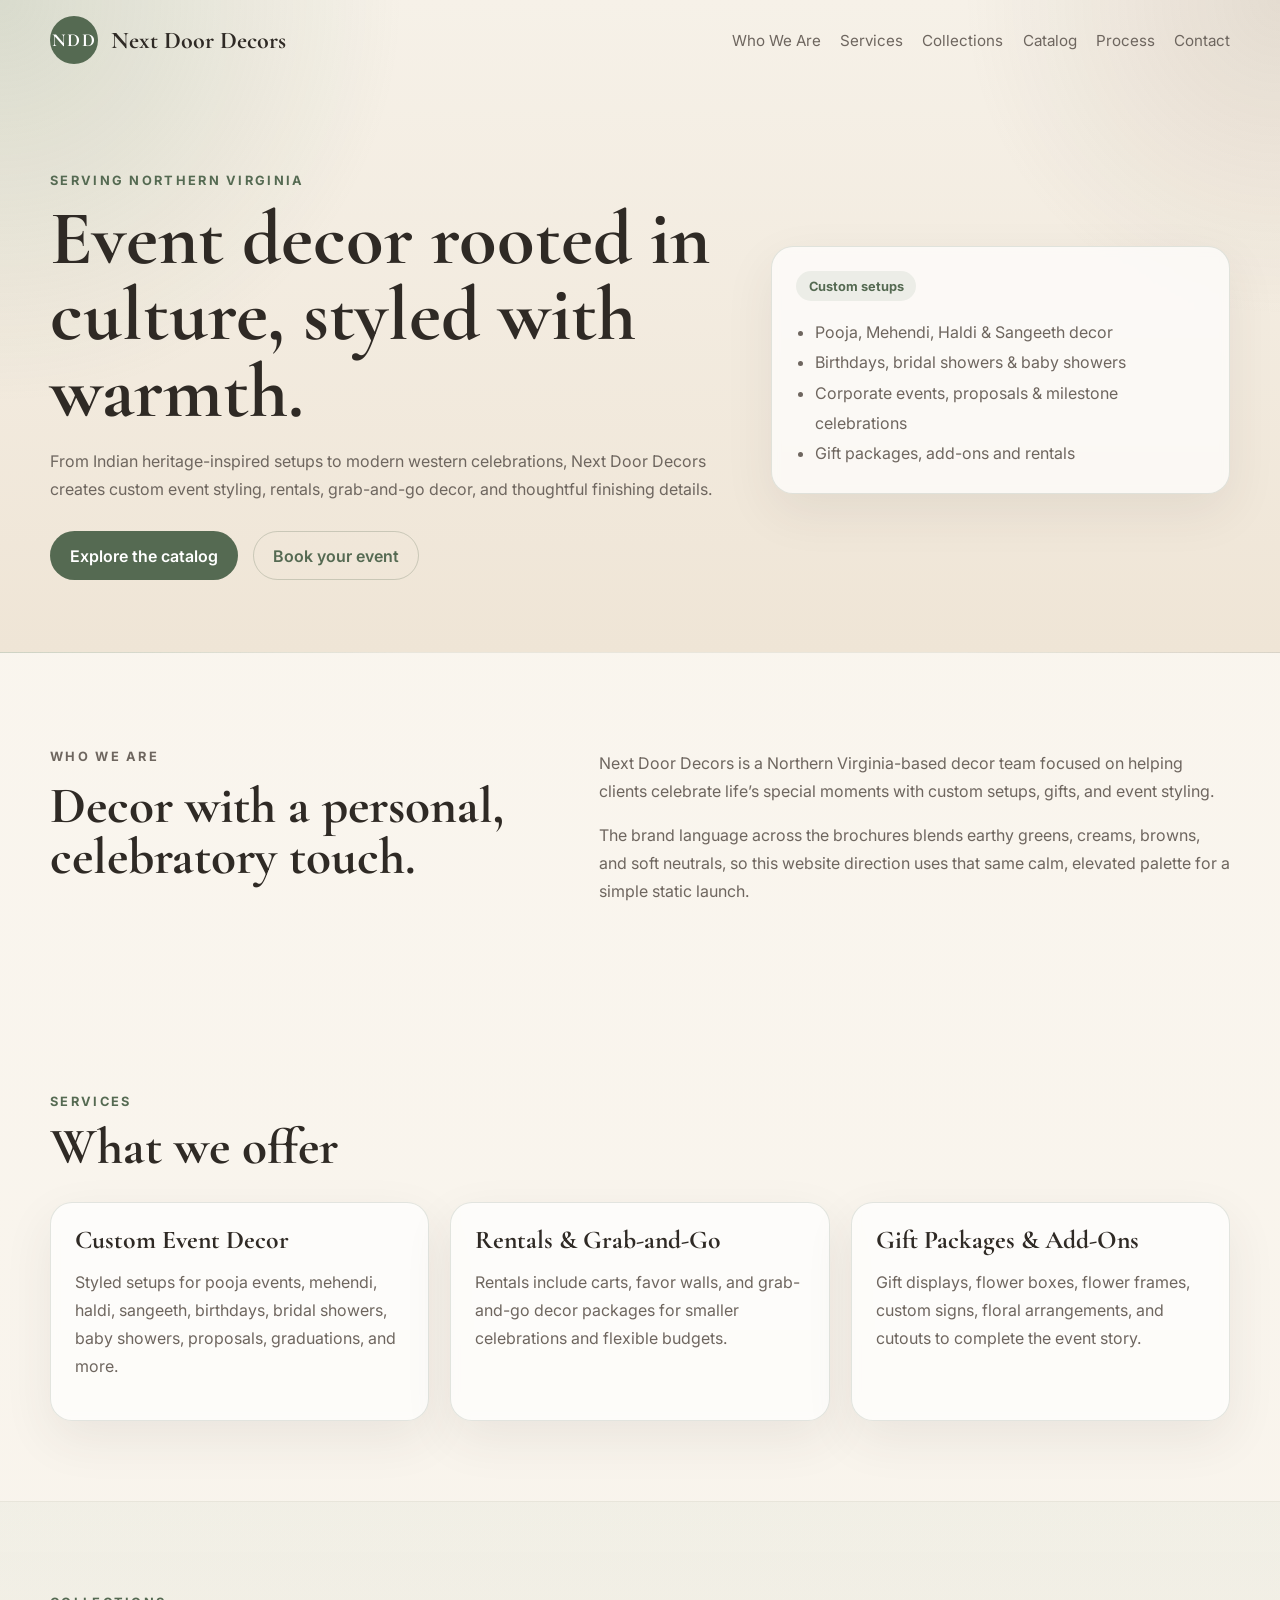
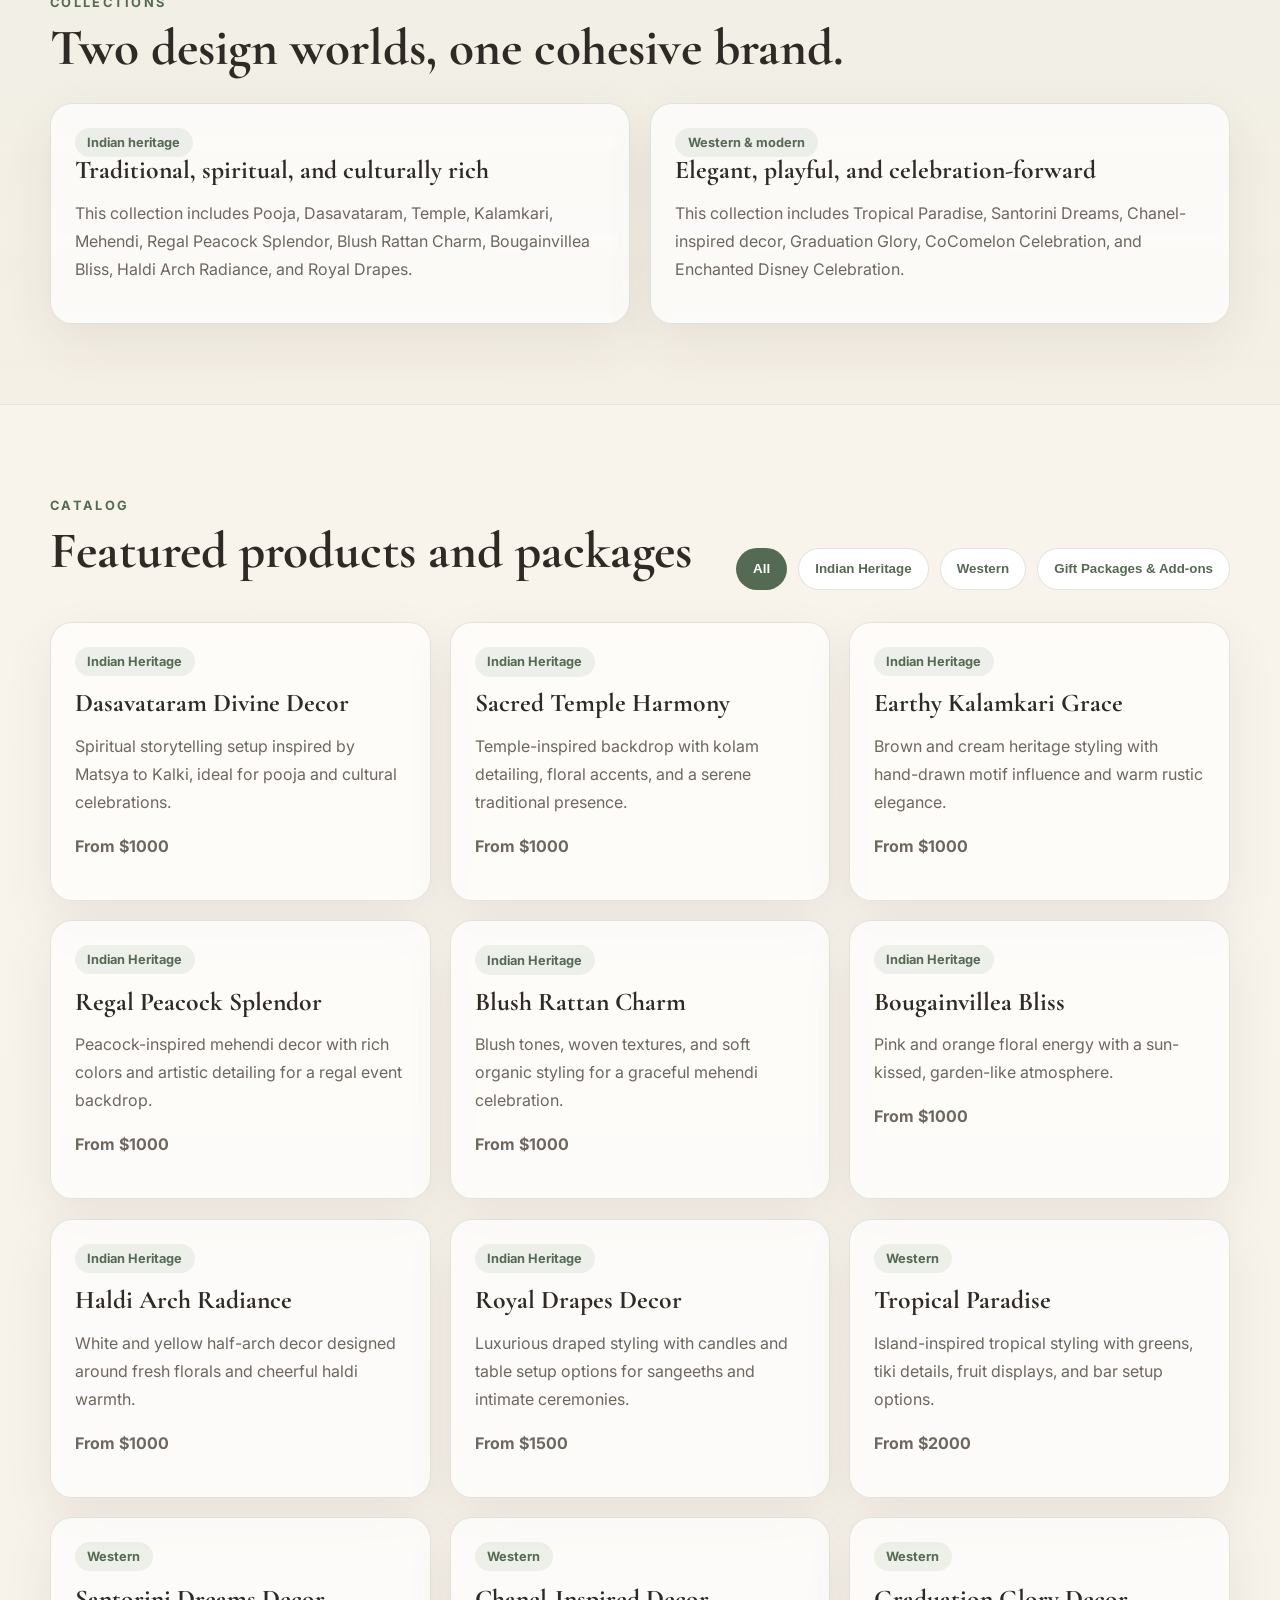
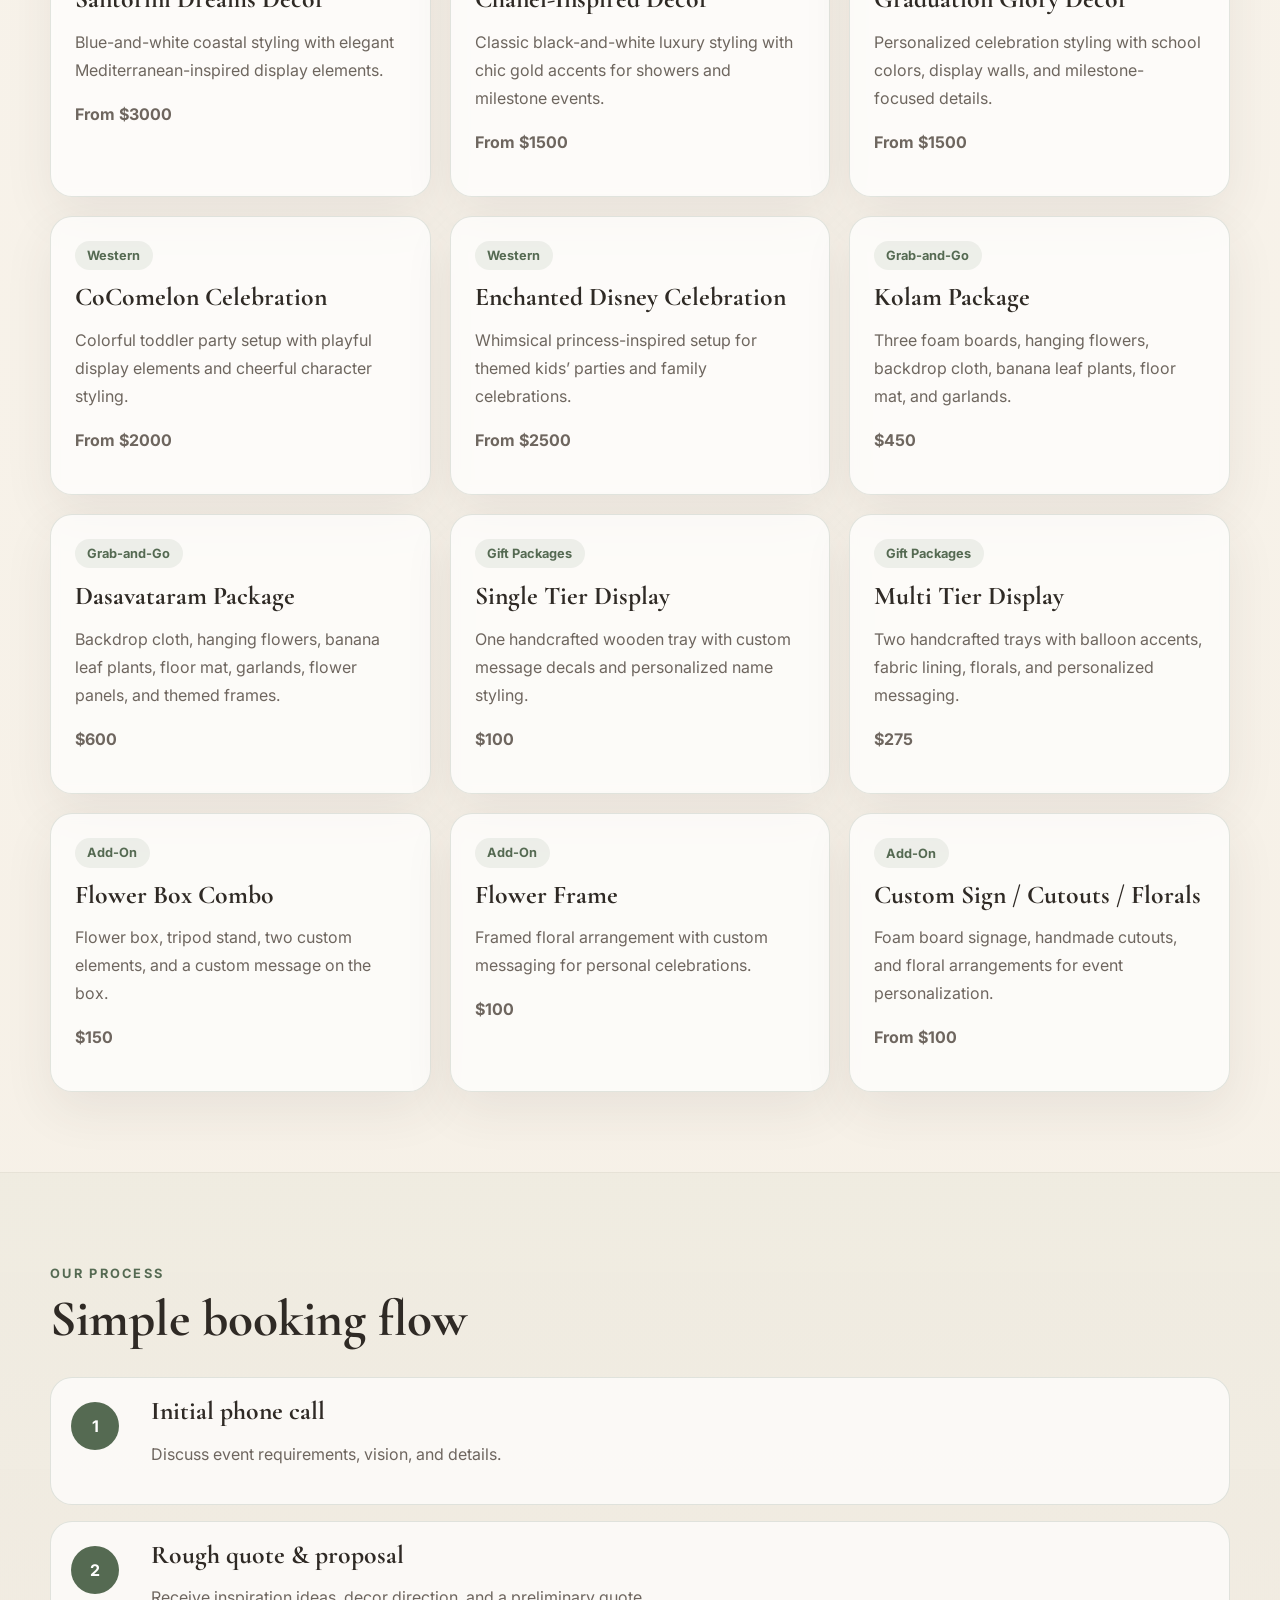
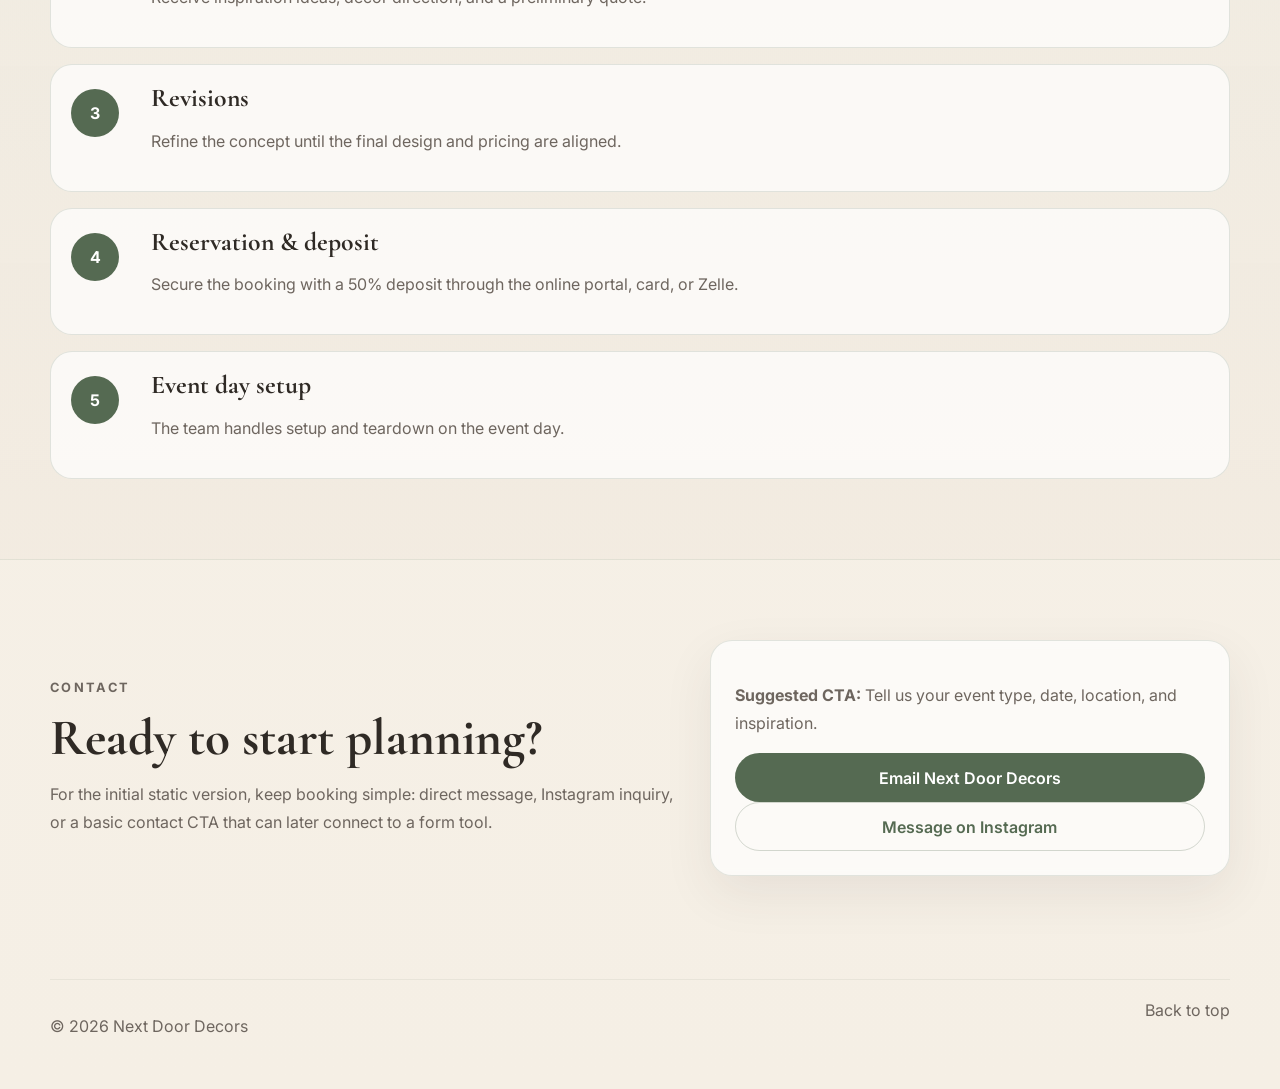
<file: nextdoor-site/index.html>
<!DOCTYPE html>
<html lang="en">
<head>
  <meta charset="UTF-8" />
  <meta name="viewport" content="width=device-width, initial-scale=1.0" />
  <title>Next Door Decors</title>
  <link rel="preconnect" href="https://fonts.googleapis.com">
  <link rel="preconnect" href="https://fonts.gstatic.com" crossorigin>
  <link href="https://fonts.googleapis.com/css2?family=Cormorant+Garamond:wght@400;500;600;700&family=Inter:wght@400;500;600;700&display=swap" rel="stylesheet">
  <link rel="stylesheet" href="style.css" />
</head>
<body>
  <header class="site-header" id="top">
    <nav class="nav container">
      <a href="#top" class="logo">
        <span class="logo-mark">NDD</span>
        <span class="logo-text">Next Door Decors</span>
      </a>
      <button class="menu-toggle" aria-label="Toggle navigation">☰</button>
      <div class="nav-links">
        <a href="#about">Who We Are</a>
        <a href="#services">Services</a>
        <a href="#collections">Collections</a>
        <a href="#catalog">Catalog</a>
        <a href="#process">Process</a>
        <a href="#contact">Contact</a>
      </div>
    </nav>

    <section class="hero container">
      <div class="hero-copy">
        <p class="eyebrow">Serving Northern Virginia</p>
        <h1>Event decor rooted in culture, styled with warmth.</h1>
        <p class="hero-text">
          From Indian heritage-inspired setups to modern western celebrations, Next Door Decors creates custom event styling, rentals, grab-and-go decor, and thoughtful finishing details.
        </p>
        <div class="hero-actions">
          <a class="btn btn-primary" href="#catalog">Explore the catalog</a>
          <a class="btn btn-secondary" href="#contact">Book your event</a>
        </div>
      </div>
      <div class="hero-card">
        <div class="hero-badge">Custom setups</div>
        <ul>
          <li>Pooja, Mehendi, Haldi & Sangeeth decor</li>
          <li>Birthdays, bridal showers & baby showers</li>
          <li>Corporate events, proposals & milestone celebrations</li>
          <li>Gift packages, add-ons and rentals</li>
        </ul>
      </div>
    </section>
  </header>

  <main>
    <section class="section intro" id="about">
      <div class="container section-grid">
        <div>
          <p class="eyebrow">Who we are</p>
          <h2>Decor with a personal, celebratory touch.</h2>
        </div>
        <div>
          <p>
            Next Door Decors is a Northern Virginia-based decor team focused on helping clients celebrate life’s special moments with custom setups, gifts, and event styling.
          </p>
          <p>
            The brand language across the brochures blends earthy greens, creams, browns, and soft neutrals, so this website direction uses that same calm, elevated palette for a simple static launch.
          </p>
        </div>
      </div>
    </section>

    <section class="section" id="services">
      <div class="container">
        <p class="eyebrow">Services</p>
        <h2>What we offer</h2>
        <div class="cards three-up">
          <article class="card">
            <h3>Custom Event Decor</h3>
            <p>Styled setups for pooja events, mehendi, haldi, sangeeth, birthdays, bridal showers, baby showers, proposals, graduations, and more.</p>
          </article>
          <article class="card">
            <h3>Rentals & Grab-and-Go</h3>
            <p>Rentals include carts, favor walls, and grab-and-go decor packages for smaller celebrations and flexible budgets.</p>
          </article>
          <article class="card">
            <h3>Gift Packages & Add-Ons</h3>
            <p>Gift displays, flower boxes, flower frames, custom signs, floral arrangements, and cutouts to complete the event story.</p>
          </article>
        </div>
      </div>
    </section>

    <section class="section accent-section" id="collections">
      <div class="container">
        <p class="eyebrow">Collections</p>
        <h2>Two design worlds, one cohesive brand.</h2>
        <div class="cards two-up">
          <article class="card feature-card">
            <span class="tag">Indian heritage</span>
            <h3>Traditional, spiritual, and culturally rich</h3>
            <p>
              This collection includes Pooja, Dasavataram, Temple, Kalamkari, Mehendi, Regal Peacock Splendor, Blush Rattan Charm, Bougainvillea Bliss, Haldi Arch Radiance, and Royal Drapes.
            </p>
          </article>
          <article class="card feature-card">
            <span class="tag">Western & modern</span>
            <h3>Elegant, playful, and celebration-forward</h3>
            <p>
              This collection includes Tropical Paradise, Santorini Dreams, Chanel-inspired decor, Graduation Glory, CoComelon Celebration, and Enchanted Disney Celebration.
            </p>
          </article>
        </div>
      </div>
    </section>

    <section class="section" id="catalog">
      <div class="container">
        <div class="catalog-heading">
          <div>
            <p class="eyebrow">Catalog</p>
            <h2>Featured products and packages</h2>
          </div>
          <div class="catalog-controls">
            <button class="filter-btn active" data-filter="all">All</button>
            <button class="filter-btn" data-filter="heritage">Indian Heritage</button>
            <button class="filter-btn" data-filter="western">Western</button>
            <button class="filter-btn" data-filter="addons">Gift Packages & Add-ons</button>
          </div>
        </div>

        <div class="product-grid">
          <article class="product-card" data-category="heritage">
            <span class="product-type">Indian Heritage</span>
            <h3>Dasavataram Divine Decor</h3>
            <p>Spiritual storytelling setup inspired by Matsya to Kalki, ideal for pooja and cultural celebrations.</p>
            <p class="price">From $1000</p>
          </article>
          <article class="product-card" data-category="heritage">
            <span class="product-type">Indian Heritage</span>
            <h3>Sacred Temple Harmony</h3>
            <p>Temple-inspired backdrop with kolam detailing, floral accents, and a serene traditional presence.</p>
            <p class="price">From $1000</p>
          </article>
          <article class="product-card" data-category="heritage">
            <span class="product-type">Indian Heritage</span>
            <h3>Earthy Kalamkari Grace</h3>
            <p>Brown and cream heritage styling with hand-drawn motif influence and warm rustic elegance.</p>
            <p class="price">From $1000</p>
          </article>
          <article class="product-card" data-category="heritage">
            <span class="product-type">Indian Heritage</span>
            <h3>Regal Peacock Splendor</h3>
            <p>Peacock-inspired mehendi decor with rich colors and artistic detailing for a regal event backdrop.</p>
            <p class="price">From $1000</p>
          </article>
          <article class="product-card" data-category="heritage">
            <span class="product-type">Indian Heritage</span>
            <h3>Blush Rattan Charm</h3>
            <p>Blush tones, woven textures, and soft organic styling for a graceful mehendi celebration.</p>
            <p class="price">From $1000</p>
          </article>
          <article class="product-card" data-category="heritage">
            <span class="product-type">Indian Heritage</span>
            <h3>Bougainvillea Bliss</h3>
            <p>Pink and orange floral energy with a sun-kissed, garden-like atmosphere.</p>
            <p class="price">From $1000</p>
          </article>
          <article class="product-card" data-category="heritage">
            <span class="product-type">Indian Heritage</span>
            <h3>Haldi Arch Radiance</h3>
            <p>White and yellow half-arch decor designed around fresh florals and cheerful haldi warmth.</p>
            <p class="price">From $1000</p>
          </article>
          <article class="product-card" data-category="heritage">
            <span class="product-type">Indian Heritage</span>
            <h3>Royal Drapes Decor</h3>
            <p>Luxurious draped styling with candles and table setup options for sangeeths and intimate ceremonies.</p>
            <p class="price">From $1500</p>
          </article>

          <article class="product-card" data-category="western">
            <span class="product-type">Western</span>
            <h3>Tropical Paradise</h3>
            <p>Island-inspired tropical styling with greens, tiki details, fruit displays, and bar setup options.</p>
            <p class="price">From $2000</p>
          </article>
          <article class="product-card" data-category="western">
            <span class="product-type">Western</span>
            <h3>Santorini Dreams Decor</h3>
            <p>Blue-and-white coastal styling with elegant Mediterranean-inspired display elements.</p>
            <p class="price">From $3000</p>
          </article>
          <article class="product-card" data-category="western">
            <span class="product-type">Western</span>
            <h3>Chanel-Inspired Decor</h3>
            <p>Classic black-and-white luxury styling with chic gold accents for showers and milestone events.</p>
            <p class="price">From $1500</p>
          </article>
          <article class="product-card" data-category="western">
            <span class="product-type">Western</span>
            <h3>Graduation Glory Decor</h3>
            <p>Personalized celebration styling with school colors, display walls, and milestone-focused details.</p>
            <p class="price">From $1500</p>
          </article>
          <article class="product-card" data-category="western">
            <span class="product-type">Western</span>
            <h3>CoComelon Celebration</h3>
            <p>Colorful toddler party setup with playful display elements and cheerful character styling.</p>
            <p class="price">From $2000</p>
          </article>
          <article class="product-card" data-category="western">
            <span class="product-type">Western</span>
            <h3>Enchanted Disney Celebration</h3>
            <p>Whimsical princess-inspired setup for themed kids’ parties and family celebrations.</p>
            <p class="price">From $2500</p>
          </article>

          <article class="product-card" data-category="addons">
            <span class="product-type">Grab-and-Go</span>
            <h3>Kolam Package</h3>
            <p>Three foam boards, hanging flowers, backdrop cloth, banana leaf plants, floor mat, and garlands.</p>
            <p class="price">$450</p>
          </article>
          <article class="product-card" data-category="addons">
            <span class="product-type">Grab-and-Go</span>
            <h3>Dasavataram Package</h3>
            <p>Backdrop cloth, hanging flowers, banana leaf plants, floor mat, garlands, flower panels, and themed frames.</p>
            <p class="price">$600</p>
          </article>
          <article class="product-card" data-category="addons">
            <span class="product-type">Gift Packages</span>
            <h3>Single Tier Display</h3>
            <p>One handcrafted wooden tray with custom message decals and personalized name styling.</p>
            <p class="price">$100</p>
          </article>
          <article class="product-card" data-category="addons">
            <span class="product-type">Gift Packages</span>
            <h3>Multi Tier Display</h3>
            <p>Two handcrafted trays with balloon accents, fabric lining, florals, and personalized messaging.</p>
            <p class="price">$275</p>
          </article>
          <article class="product-card" data-category="addons">
            <span class="product-type">Add-On</span>
            <h3>Flower Box Combo</h3>
            <p>Flower box, tripod stand, two custom elements, and a custom message on the box.</p>
            <p class="price">$150</p>
          </article>
          <article class="product-card" data-category="addons">
            <span class="product-type">Add-On</span>
            <h3>Flower Frame</h3>
            <p>Framed floral arrangement with custom messaging for personal celebrations.</p>
            <p class="price">$100</p>
          </article>
          <article class="product-card" data-category="addons">
            <span class="product-type">Add-On</span>
            <h3>Custom Sign / Cutouts / Florals</h3>
            <p>Foam board signage, handmade cutouts, and floral arrangements for event personalization.</p>
            <p class="price">From $100</p>
          </article>
        </div>
      </div>
    </section>

    <section class="section accent-section" id="process">
      <div class="container">
        <p class="eyebrow">Our process</p>
        <h2>Simple booking flow</h2>
        <div class="timeline">
          <div class="timeline-item"><span>1</span><div><h3>Initial phone call</h3><p>Discuss event requirements, vision, and details.</p></div></div>
          <div class="timeline-item"><span>2</span><div><h3>Rough quote & proposal</h3><p>Receive inspiration ideas, decor direction, and a preliminary quote.</p></div></div>
          <div class="timeline-item"><span>3</span><div><h3>Revisions</h3><p>Refine the concept until the final design and pricing are aligned.</p></div></div>
          <div class="timeline-item"><span>4</span><div><h3>Reservation & deposit</h3><p>Secure the booking with a 50% deposit through the online portal, card, or Zelle.</p></div></div>
          <div class="timeline-item"><span>5</span><div><h3>Event day setup</h3><p>The team handles setup and teardown on the event day.</p></div></div>
        </div>
      </div>
    </section>

    <section class="section" id="contact">
      <div class="container contact-block">
        <div>
          <p class="eyebrow">Contact</p>
          <h2>Ready to start planning?</h2>
          <p>For the initial static version, keep booking simple: direct message, Instagram inquiry, or a basic contact CTA that can later connect to a form tool.</p>
        </div>
        <div class="contact-card">
          <p><strong>Suggested CTA:</strong> Tell us your event type, date, location, and inspiration.</p>
          <a class="btn btn-primary full" href="mailto:hello@nextdoordecors.com">Email Next Door Decors</a>
          <a class="btn btn-secondary full" href="https://instagram.com/nextdoordecors" target="_blank" rel="noreferrer">Message on Instagram</a>
        </div>
      </div>
    </section>
  </main>

  <footer class="site-footer">
    <div class="container footer-inner">
      <p>© <span id="year"></span> Next Door Decors</p>
      <a href="#top">Back to top</a>
    </div>
  </footer>

  <script src="script.js"></script>
</body>
</html>
</file>
<file: include/css/main.css>
/*
Theme Name: Brushed 
Theme URI: http://www.themes.alessioatzeni.com/html/brushed/
Author: Alessio Atzeni
Author URI: http://www.alessioatzeni.com
Description: Personal Website and Portfolio of Alessio Atzeni
Version: 1.0
*/


/* ==================================================
   Basic Styles
================================================== */

html, body {
	height: 100%;
}

html, hmtl a{
	width:100%;
	font-size: 100%; 
	-webkit-text-size-adjust: 100%; 
	-ms-text-size-adjust: 100%;
}

body{
	background:#2F3238;
	color:#7F8289;
	font-weight:300;
	font-size:16px;
	font-family: 'Titillium Web', sans-serif;
	line-height:28px;
}


a{
	color:#DE5E60;
	text-decoration: none;
	cursor: pointer;
	
	-webkit-transition: color 0.1s linear 0s;	
	   -moz-transition: color 0.1s linear 0s;
		 -o-transition: color 0.1s linear 0s;
		    transition: color 0.1s linear 0s;
}

a:hover,
a:active,
a:focus{
	outline: 0;
	color:#FFFFFF;
	text-decoration:none;
}

a img {
	border: none;
}

a > img {
	vertical-align: bottom;	
}

img {
	max-width: none;	
}

strong {
  	font-weight: 500;
}

p {
	margin: 0 0 30px;
}

hr {
	border-style: dashed;
	border-color: #3C3F45;
	border-bottom: none;
	border-left: none;
	border-right: none;
	margin: 50px 0;	
}

.align_left{
	float:left;
	margin:0 25px 0 0px!important;
}

.align_right{
	float:right;
	margin:0 0 0 25px!important;
}

.text_align_left {
	text-align: left;
}

.text_align_center {
	text-align: center;
}

.text_align_right {
	text-align: right;	
}

.color-text {
    color: #DE5E60;
}

.through{
	text-decoration:line-through;
}

input, button, select, textarea {
	font-weight: 300;
	font-family: 'Titillium Web', sans-serif;
	outline: 0;
}

input:focus, 
textarea:focus,
input[type="text"]:focus {
	outline: 0;
}

input:-moz-placeholder,
textarea:-moz-placeholder {
  color: #7F8289;
}

input:-ms-input-placeholder,
textarea:-ms-input-placeholder {
  color: #7F8289;
}

input::-webkit-input-placeholder,
textarea::-webkit-input-placeholder {
  color: #7F8289;
}

/* ==================================================
   Code and Pre
================================================== */

code,
pre {
  	padding: 0 3px 2px;
  	-webkit-border-radius: 3px;
       -moz-border-radius: 3px;
            border-radius: 3px;
  	color: #232527;
  	font-size: 12px;
  	font-family: Monaco, Menlo, Consolas, "Courier New", monospace;
}

code {
  	padding: 2px 4px;
  	border: 1px solid #dde4e9;
  	background-color: #F6F6F6;
  	color: #232527;
  	white-space: nowrap;
}

pre {
  	display: block;
  	margin: 70px 50px;
  	padding: 30px;
  	border: 1px solid #dde4e9;
  	-webkit-border-radius: 4px;
       -moz-border-radius: 4px;
            border-radius: 4px;
  	background-color: #FCFCFC;
  	white-space: pre;
  	white-space: pre-wrap;
  	word-wrap: break-word;
  	word-break: break-all;
  	font-size: 12px;
  	line-height: 20px;
}

pre code {
  	padding: 0;
  	border: 0;
  	background-color: transparent;
  	color: inherit;
  	white-space: pre;
  	white-space: pre-wrap;
}

.pre-scrollable {
  	overflow-y: scroll;
  	max-height: 340px;
}

/* ==================================================
   Typography
================================================== */

h1,
h2,
h3,
h4,
h5,
h6{
	margin:0 0 20px 0;
	color:#FFFFFF;
	font-weight:300;
	font-family: 'Titillium Web', sans-serif;
	line-height:1.5em;
}

h1{
	font-size:48px;
}

h2{
	font-size:36px;
}

h3{
	font-size:24px;
}

h4{
	font-size:20px;
}

h5{
	font-size:18px;
}

h6{
	font-size:16px;
}

h3.spec {
	color: #FFFFFF;
    font-size: 24px;
    font-weight: 300;
    line-height: 1em;
    margin-bottom: 30px;
    text-transform: uppercase;
}


/* ==================================================
   Margin Bottom Sets
================================================== */

.margin-0{
	margin-bottom:0 !important;
}

.margin-10{
	margin-bottom:10px !important;
}

.margin-15{
	margin-bottom:15px !important;
}

.margin-20{
	margin-bottom:20px !important;
}

.margin-30{
	margin-bottom:30px !important;
}

.margin-40{
	margin-bottom:40px !important;
}

.margin-50{
	margin-bottom:50px !important;
}

.margin-60{
	margin-bottom:60px !important;
}

.margin-70{
	margin-bottom:70px !important;
}

.margin-80{
	margin-bottom:80px !important;
}

/* ==================================================
   Home Slider
================================================== */

#home-slider {
	position: relative;
	overflow: hidden;
	height: 100%;
}

#home-slider .overlay { 
	position: absolute;
	width: 100%;
	height: 100%;
	background: #26292E;
	opacity: 0.7;
	filter: alpha(opacity=70);
	z-index: 0;
}

#home-slider .slider-text {
	position: absolute;
	left: 50%;
	top: 50%;
	margin: -150px 0 0 -585px;
	width: 1170px;
	height: 250px;
	text-align: center;
	z-index: 2;	
}

#home-slider #slidecaption {
	width: 100%;
	line-height: 250px;
	margin: 0;
	text-align: center;
	text-shadow: none;	
}
#home-slider #slidedescription {
	color:#FFFFFF;
}

#home-slider .slide-content {
	font-size: 60px;
	color: #FFFFFF;
	letter-spacing: -3px;
	text-transform: uppercase;	
}

#home-slider .control-nav {
	position: absolute;
	width: 100%;
	background: #2F3238;
	height: 50px;
	bottom: 0;
	z-index: 2;
}

#home-slider #nextslide,
#home-slider #prevslide {
	background-image: none;
	background-color: #26292E;
	display: inline-block;
	margin: 0;
	position: relative;
	top: 0;
	left: 0;
	right: 0;
	width: 50px;
	height: 50px;
	opacity: 1;
	filter: alpha(opacity=100);
	
	-webkit-transition: background 0.1s linear 0s;	
	   -moz-transition: background 0.1s linear 0s;
		 -o-transition: background 0.1s linear 0s;
		    transition: background 0.1s linear 0s;
}

#home-slider #nextslide {
	margin-left: -3px;	
}

#home-slider #nextsection {
	float:right;
}

#home-slider #nextslide:hover,
#home-slider #prevslide:hover {
	background-color:#DE5E60;
}

#home-slider #nextslide i,
#home-slider #prevslide i {
	font-size: 16px;
	color: #FFFFFF;
	position: absolute;
	left: 50%;
	top: 50%;
	margin-top: -7px;
	line-height: 1em;
}

#home-slider #nextslide i {
	margin-left: -8px;	
}

#home-slider #prevslide i {
	margin-left: -9px;	
}

#home-slider ul#slide-list {
	top: 50%;
	padding: 0;
	margin:-6px 0 0 0;	
}

#home-slider ul#slide-list li {
	margin-right: 12px;
}

#home-slider ul#slide-list li:last-child {
	margin-right: 0;	
}

#home-slider ul#slide-list li a {
	background-color: #6E7074;
	background-image: none;
	width: 12px;
	height: 12px;
	
	-webkit-border-radius: 999px;
	-moz-border-radius: 999px;
	border-radius: 999px;	
	
	-webkit-transition: background 0.1s linear 0s;	
	   -moz-transition: background 0.1s linear 0s;
		 -o-transition: background 0.1s linear 0s;
		    transition: background 0.1s linear 0s;
}

#home-slider ul#slide-list li a:hover {
	background-color: #FFFFFF;	
}

#home-slider ul#slide-list li.current-slide a,
#home-slider ul#slide-list li.current-slide a:hover {
	background-color:#DE5E60;
}

#home-slider #nextsection {
	background-color: #26292E;
	margin: 0;
	position: relative;
	float:right;
	width: 50px;
	height: 50px;
	
	-webkit-transition: background 0.1s linear 0s;	
	   -moz-transition: background 0.1s linear 0s;
		 -o-transition: background 0.1s linear 0s;
		    transition: background 0.1s linear 0s;
}

#home-slider #nextsection:hover {
	background-color:#DE5E60;
}

#home-slider #nextsection i {
	font-size: 16px;
	color: #FFFFFF;
	position: absolute;
	left: 50%;
	top: 50%;
	margin-top: -7px;
	line-height: 1em;
}

#home-slider #nextsection i {
	margin-left: -7px;	
}


/* ==================================================
   Header
================================================== */

header {
	width: 100%;
	z-index: 99;
}

header .sticky-nav {
	position: relative;
	width: 100%;
	height: 60px;
	background: #26292E;
	z-index: 1001;
	
	-webkit-box-shadow: 0 1px 1px rgba(0, 0, 0, 0.25);
	-moz-box-shadow: 0 1px 1px rgba(0, 0, 0, 0.25);
	box-shadow: 0 1px 1px rgba(0, 0, 0, 0.25);
}

header .sticky-nav.stuck {
	position: fixed;
	top: 0;
	left: 0;
	z-index: 1001;
}

header #logo {
	color: #FFFFFF;
	float: left;
	padding: 15px 0;
	margin-left: 20px;
}

header #logo a {
	background: url(../img/logo.png) no-repeat;
	width: 96px;
	height: 30px;
	text-indent: -9999px;
	display: block;
	opacity: 1;
	filter: alpha(opacity=100);
	
	-webkit-transition: opacity 0.25s ease-in-out 0s;	
	   -moz-transition: opacity 0.25s ease-in-out 0s;
		 -o-transition: opacity 0.25s ease-in-out 0s;
		    transition: opacity 0.25s ease-in-out 0s;	
}

header #logo a:hover {
	opacity: 0.65;
	filter: alpha(opacity=65);	
}

nav#menu {
	float: right;
	margin-right: 20px;
}

nav#menu #menu-nav {
	margin: 0;
	padding: 0;	
}

nav#menu #menu-nav li {
	list-style: none;
	display: inline-block;
	margin-left: 50px;	
}

nav#menu #menu-nav li:first-child {
	margin-left: 0;	
}

nav#menu #menu-nav li a {
	color: #FFFFFF;
	font-size: 16px;
	font-weight: 300;
	line-height: 60px;
	display: block;
	text-transform: uppercase;
}

nav#menu #menu-nav li.current a,
nav#menu #menu-nav li a:hover {
	color: #DE5E60;
}


/* ==================================================
   Mobile Navigation
================================================== */

#mobile-nav {
	display: none;	
}

.menu-nav {
	background:url(../img/menu-mobile.png) 0 0 no-repeat;
	width: 16px;
	height: 16px;
	display: block;
	margin: 22px 0 0 0;
	
	-webkit-transform: rotate(0deg);
	   -moz-transform: rotate(0deg);
		-ms-transform: rotate(0deg);
		 -o-transform: rotate(0deg);
			transform: rotate(0deg);
	
	-webkit-transition: -webkit-transform 250ms ease-out 0s;	
	   -moz-transition: -moz-transform 250ms ease-out 0s;
		 -o-transition: -o-transform 250ms ease-out 0s;
		    transition: transform 250ms ease-out 0s;
}

.menu-nav.open {
	background-position: 0 -16px;
		  
	-webkit-transform: rotate(-180deg);
	   -moz-transform: rotate(-180deg);
		-ms-transform: rotate(-180deg);
		 -o-transform: rotate(-180deg);
			transform: rotate(-180deg);
	
	-webkit-transition: -webkit-transform 250ms ease-out 0s;	
	   -moz-transition: -moz-transform 250ms ease-out 0s;
		 -o-transition: -o-transform 250ms ease-out 0s;
		    transition: transform 250ms ease-out 0s;	
}

#navigation-mobile {
	display: none;
	text-align: center;
	width: 100%;
	background: #26292E;	
	border-bottom: 1px solid #2F3238;
	position: relative;
	float: left;
	z-index: 9999;
}

#navigation-mobile li {
	list-style: none;
	border-top: 1px solid #2F3238;
}

#navigation-mobile li a{
	display: block;
	font-size: 16px;
	text-transform: uppercase;
	padding: 20px 0;
}


/* ==================================================
   Section Page
================================================== */

.page {
	background: #2F3238;
	padding: 100px 0;
	position: relative;
	z-index: 99;
}

.page-alternate {
	background: #26292E;
	padding: 100px 0;
	position: relative;
	z-index: 99;
}

.title-page {
	text-align: center;
	margin-bottom: 100px;	
}

.title-page .title {
	font-size: 48px;
	margin: 0 0 10px 0
}

.title-page .title-description {
	font-size: 24px;
	font-weight: 200;
	margin: 0;
}

/* ==================================================
   Section Portfolio
================================================== */

.type-work {
	color: #FFFFFF;
	font-size: 24px;
	font-weight: 300;
	margin-bottom: 30px;
	line-height: 1em;
	text-transform: uppercase;
}

.work-nav #filters {
	margin: 0;
	padding: 0;
	list-style: none;
}

.work-nav #filters li {
	margin: 0 0 30px 0;
	padding: 0;
}

.work-nav #filters li a {
	color: #7F8289;
	font-size: 16px;
	display: block;	
}

.work-nav #filters li a:hover {
	color: #FFFFFF;
}

.work-nav #filters li a.selected {
	color: #DE5E60;
}

#thumbs {
	margin: 0;
	padding: 0;	
}

#thumbs li {
	list-style-type: none;
}

.item-thumbs {
	position: relative;
	overflow: hidden;
	margin-bottom: 30px;
	cursor: pointer;
}

.item-thumbs a + img {
	width: 100%;	
}

.item-thumbs .hover-wrap {
	position: absolute;
	display: block;
	width: 100%;
	height: 100%;
	
	opacity: 0;
	filter: alpha(opacity=0);
	
	-webkit-transition: all 450ms ease-out 0s;	
	   -moz-transition: all 450ms ease-out 0s;
		 -o-transition: all 450ms ease-out 0s;
		    transition: all 450ms ease-out 0s;
		  
	-webkit-transform: rotateY(180deg) scale(0.5,0.5);
	   -moz-transform: rotateY(180deg) scale(0.5,0.5);
		-ms-transform: rotateY(180deg) scale(0.5,0.5);
		 -o-transform: rotateY(180deg) scale(0.5,0.5);
			transform: rotateY(180deg) scale(0.5,0.5);	
}

.item-thumbs:hover .hover-wrap,
.item-thumbs.active .hover-wrap {
	opacity: 1;
	filter: alpha(opacity=100);
	
	-webkit-transform: rotateY(0deg) scale(1,1);
	   -moz-transform: rotateY(0deg) scale(1,1);
		-ms-transform: rotateY(0deg) scale(1,1);
		 -o-transform: rotateY(0deg) scale(1,1);
		    transform: rotateY(0deg) scale(1,1);
}

.item-thumbs .hover-wrap .overlay-img {
	position: absolute;
	width: 100%;
	height: 100%;
	background: #DE5E60;
	
	opacity: 0.80;
	filter: alpha(opacity=80);
}

.item-thumbs .hover-wrap .overlay-img-thumb {
	position: absolute;
	top: 50%;
	left: 50%;
	margin: -16px 0 0 -16px;
	color: #FFFFFF;
	font-size: 32px;
	line-height: 1em;
	
	opacity: 1;
	filter: alpha(opacity=100);
}


/* ==================================================
   About Section
================================================== */

.profile-name {
	margin-bottom: 15px;	
}

.profile-description {
	margin-bottom: 25px;	
}

.image-wrap {
	position: relative;
	overflow: hidden;
	margin-bottom: 25px;
	cursor: pointer;
}

.image-wrap img {
	width: 100%;	
}

.image-wrap  .hover-wrap {
	position: absolute;
	display: block;
	width: 100%;
	height: 100%;
	
	opacity: 0;
	filter: alpha(opacity=0);
	
	-webkit-transition: all 450ms ease-out 0s;	
	   -moz-transition: all 450ms ease-out 0s;
		 -o-transition: all 450ms ease-out 0s;
		    transition: all 450ms ease-out 0s;
		  
	-webkit-transform: rotateY(180deg) scale(0.5,0.5);
	   -moz-transform: rotateY(180deg) scale(0.5,0.5);
		-ms-transform: rotateY(180deg) scale(0.5,0.5);
		 -o-transform: rotateY(180deg) scale(0.5,0.5);
			transform: rotateY(180deg) scale(0.5,0.5);	
}

.image-wrap:hover .hover-wrap,
.image-wrap.active .hover-wrap {
	opacity: 1;
	filter: alpha(opacity=100);
	
	-webkit-transform: rotateY(0deg) scale(1,1);
	   -moz-transform: rotateY(0deg) scale(1,1);
		-ms-transform: rotateY(0deg) scale(1,1);
		 -o-transform: rotateY(0deg) scale(1,1);
		    transform: rotateY(0deg) scale(1,1);
}

.image-wrap .hover-wrap .overlay-img {
	position: absolute;
	width: 100%;
	height: 100%;
	background: #DE5E60;
	
	opacity: 0.80;
	filter: alpha(opacity=80);
}

.image-wrap .hover-wrap .overlay-text-thumb {
	position: absolute;
	width: 100%;
	height: 32px;
	top: 50%;
	margin: -16px 0 0 0;
	color: #FFFFFF;
	font-size: 20px;
	font-weight: 300;
	line-height: 32px;
	text-transform: uppercase;
	text-align: center;
	
	opacity: 1;
	filter: alpha(opacity=100);
}

.social-icons {
	margin: 0;
	padding: 0;
}

.social-icons li {
	display: inline-block;
	margin-left: 15px;	
}

.social-icons li:first-child {
	margin-left: 0;
}

.social-icons li a{
	color: #FFFFFF;
	font-size: 16px;
	line-height: 1em;
	width: 16px;
	height: 16px;
	
	opacity: 0.3;
	filter: alpha(opacity=30);
	
	-webkit-transition: opacity 0.1s linear 0s;	
	   -moz-transition: opacity 0.1s linear 0s;
		 -o-transition: opacity 0.1s linear 0s;
		    transition: opacity 0.1s linear 0s;
}

.social-icons li a:hover{
	opacity: 1;
	filter: alpha(opacity=100);
}

/* ==================================================
   Contact Section
================================================== */

.contact-details h3 {
	color: #FFFFFF;
    font-size: 24px;
    font-weight: 300;
    margin-bottom: 30px;
	line-height: 1em;
    text-transform: uppercase;
}

.contact-details ul {
	margin: 0;
	padding: 0;
	list-style: none;	
}

.contact-details ul li {
	margin: 0 0 20px;
	line-height: 28px;
	padding: 0;	
}

#contact-form {
	margin-bottom: 0;	
}

#contact-form p {
	margin-bottom: 1px;	
}

#contact-form input,
#contact-form textarea {
    border: none;
	-webkit-border-radius: 0;
	-moz-border-radius: 0;
    border-radius: 0;
	
    -webkit-box-shadow: none;
	-moz-box-shadow: none;
	box-shadow: none;
	
	background: #26292E;
    color: #FFFFFF;
    font-size: 16px;
    height: auto;
    padding: 15px;
	margin: 0;
	
    resize: none;
}

#contact-form input {
    width: 100%;
	-webkit-box-sizing: border-box;
	-moz-box-sizing: border-box;
	box-sizing: border-box;
}

#contact-form textarea {
    width: 100%;
	resize: vertical;
	-webkit-box-sizing: border-box;
	-moz-box-sizing: border-box;
	box-sizing: border-box;
}

#contact-form .submit {
    background: #3C3F45;
    color: #23262C;
    cursor: pointer;
    display: inline-block;
    font-size: 18px;
    font-weight: 500;
    padding: 16px 40px;
    text-align: center;
    vertical-align: middle;
    width: auto;
	margin-top: 30px;
	
	-webkit-transition: background 0.1s linear 0s, color 0.1s linear 0s;	
	   -moz-transition: background 0.1s linear 0s, color 0.1s linear 0s;
		 -o-transition: background 0.1s linear 0s, color 0.1s linear 0s;
		    transition: background 0.1s linear 0s, color 0.1s linear 0s;
}

#contact-form .submit:hover {
    background: #DE5E60;
    color: #FFFFFF;
}

#response {
	margin-top: 20px;
	color: #FFFFFF;
}


/* ==================================================
   Twitter Feed
================================================== */

#twitter-feed {
	padding: 100px 0 90px;
	text-align: center;	
}

#twitter-feed .follow {
	position: absolute;
	bottom: 30px;
	left: 50%;
	margin-left: -8px;
	font-size: 16px;	
}

#ticker .tweet_list {
	margin: 0;
	padding: 0;
	height: 64px;
	list-style: none;
	overflow-y: hidden;	
}

#ticker .tweet_list li {
	font-size: 18px;
	height: 64px;
	line-height: 28px;
	overflow: hidden;
}

#ticker .tweet_list .tweet_time a {
	color: #7f8289;
	font-size: 14px;
	font-style: italic;
	margin-left: 10px;	
}

#ticker .tweet_list .tweet_time a:hover {
	color: #FFFFFF;	
}


/* ==================================================
   Social Area
================================================== */

#social-area {
    text-align: center;
}

#social-area #social ul {
	margin: 0;
	padding: 0;
}

#social-area #social ul li {
	display: inline-block;
	margin-left: 30px;
	list-style: none;
	cursor: pointer;
}

#social-area #social ul li:first-child {
	margin-left: 0;
}

#social ul li a {
	display: block;
	width: 70px;
	height: 70px;

	background: #26292E;
	
	-webkit-transition: all 400ms ease-out 0s;	
	   -moz-transition: all 400ms ease-out 0s;
		 -o-transition: all 400ms ease-out 0s;
		    transition: all 400ms ease-out 0s;
	
	-webkit-transform: rotateY(180deg);
	   -moz-transform: rotateY(180deg);
		-ms-transform: rotateY(180deg);
		 -o-transform: rotateY(180deg);
			transform: rotateY(180deg);
}

#social ul li a span {
	display: inline-block;
	margin: 0;
	color: #55606a;
	font-size: 32px;
	line-height: 70px;
	
	opacity: 0.3;
	filter: alpha(opacity=30);
	
	-webkit-transition: all 400ms ease-out 0s;	
	   -moz-transition: all 400ms ease-out 0s;
		 -o-transition: all 400ms ease-out 0s;
		    transition: all 400ms ease-out 0s;
		  
	-webkit-transform: rotateY(180deg);
	   -moz-transform: rotateY(180deg);
		-ms-transform: rotateY(180deg);
		 -o-transform: rotateY(180deg);
			transform: rotateY(180deg);
}

#social ul li:hover a,
#social ul li.active a {
	background-color: #DE5E60;	
	
	-webkit-transform: rotateY(0deg);
	   -moz-transform: rotateY(0deg);
		-ms-transform: rotateY(0deg);
		 -o-transform: rotateY(0deg);
		    transform: rotateY(0deg);
}

#social ul li:hover a span,
#social ul li.active a span {
	color: #FFFFFF;
	opacity: 1;
	filter: alpha(opacity=100);
	
	-webkit-transform: rotateY(0deg);
	   -moz-transform: rotateY(0deg);
		-ms-transform: rotateY(0deg);
		 -o-transform: rotateY(0deg);
			transform: rotateY(0deg);
}

/* ==================================================
   Footer
================================================== */

footer {
	position: relative;
	width: 100%;
	height: auto;
	background: #26292E;
	text-align: center;
	z-index: 99;
}

footer .credits {
	color: #FFFFFF;
	font-size: 13px;
	margin-bottom: 0;
	padding: 20px 0;
	text-transform: uppercase;	
}

/* ==================================================
   Back to Top
================================================== */

#back-to-top {
	display: none;
	background-color: #3C3F45;
	margin: 0;
	position: fixed;
	bottom: 0;
	right: 0;
	width: 50px;
	height: 50px;
	z-index: 99;
	
	-webkit-transition: background 0.1s linear 0s;	
	   -moz-transition: background 0.1s linear 0s;
		 -o-transition: background 0.1s linear 0s;
		    transition: background 0.1s linear 0s;
}

#back-to-top:hover {
	background-color:#DE5E60;
}

#back-to-top i {
	font-size: 16px;
	color: #FFFFFF;
	position: absolute;
	left: 50%;
	top: 50%;
	margin-top: -7px;
	line-height: 1em;
}

#back-to-top i {
	margin-left: -7px;	
}


/* ==================================================
   Preloader
================================================== */

#jpreOverlay,
#jSplash {
	background-color: #2F3238;
	position: absolute;
	width: 100%;
	height: 100%;
	z-index: 700;
}

#jpreSlide{
	position: absolute;
	top: 50% !important;
	left: 50% !important;
	margin: -50px 0 0 -50px;
	width: 100px;
	height: 100px;
}

#jpreLoader {
	position: relative !important;
	width: 100% !important;
	height: 100% !important;
	top: 0 !important;	
}

#jprePercentage {
	width: 50px;
	height: 50px !important;
	line-height: 50px;
	position: absolute !important;
	text-align: center;
	left: 50%;
	top: 50%;
	margin: -25px 0 0 -25px;
	z-index: 800;
	
	font-size: 24px;
	color: #FFFFFF;	

	-webkit-animation: circle 1s infinite forwards;
	   -moz-animation: circle 1s infinite forwards;
		-ms-animation: circle 1s infinite forwards;
		 -o-animation: circle 1s infinite forwards;
			animation: circle 1s infinite forwards;
}

#circle {
	position: absolute;
	top: 50%;
	left: 50%;
	z-index: 11;
	margin: -50px 0 0 -50px;
	width: 100px;
	height: 100px;
	background: #DE5E60;
	-webkit-border-radius: 999px;
	-moz-border-radius: 999px;
	border-radius: 999px;
	opacity: 0;
	filter: alpha(opacity=0);
			
	-webkit-animation: circle 1s infinite forwards;
	   -moz-animation: circle 1s infinite forwards;
		-ms-animation: circle 1s infinite forwards;
			animation: circle 1s infinite forwards;
}

@-webkit-keyframes circle {
	0% {-webkit-transform: rotateY(0deg);
		-webkit-animation-timing-function: ease-in;
	}
	50% {-webkit-transform: rotateY(180deg);
		-webkit-animation-timing-function: ease-out;
	}
	100% {-webkit-transform: rotateY(0deg);
		-webkit-animation-timing-function: ease-in;
	}
}

@-moz-keyframes circle {
	0% {-moz-transform: rotateY(0deg);
	}
	50% {-moz-transform: rotateY(180deg);
		-moz-animation-timing-function: ease-out;
	}
	100% {-moz-transform: rotateY(0deg);
		-moz-animation-timing-function: ease-in;
	}
}

@-ms-keyframes circle {
	0% {-ms-transform: rotateY(0deg);
		-ms-animation-timing-function: ease-in;
	}
	50% {-ms-transform: rotateY(180deg);
		-ms-animation-timing-function: ease-out;
	}
	100% {-ms-transform: rotateY(0deg);
		-ms-animation-timing-function: ease-in;
	}
}

@-o-keyframes circle {
	0% {-o-transform: rotateY(0deg);
		-o-animation-timing-function: ease-in;
	}
	50% {-o-transform: rotateY(180deg);
		-o-animation-timing-function: ease-out;
	}
	100% {-o-transform: rotateY(0deg);
		-o-animation-timing-function: ease-in;
	}
}

@keyframes circle {
	0% {transform: rotateY(0deg);
		animation-timing-function: ease-in;
	}
	50% {transform: rotateY(180deg);
		animation-timing-function: ease-out;
	}
	100% {transform: rotateY(0deg);
		animation-timing-function: ease-in;
	}
}


/* ==================================================
   Isotope Filtering
================================================== */

/**** Isotope Filtering ****/

.isotope-item {
  z-index: 2;
}

.isotope-hidden.isotope-item {
  pointer-events: none;
  z-index: 1;
}

/**** Isotope CSS3 transitions ****/

.isotope,
.isotope .isotope-item {
  -webkit-transition-duration: 0.8s;
     -moz-transition-duration: 0.8s;
      -ms-transition-duration: 0.8s;
       -o-transition-duration: 0.8s;
          transition-duration: 0.8s;
}

.isotope {
  -webkit-transition-property: height, width;
     -moz-transition-property: height, width;
      -ms-transition-property: height, width;
       -o-transition-property: height, width;
          transition-property: height, width;
}

.isotope .isotope-item {
  -webkit-transition-property: -webkit-transform, opacity;
     -moz-transition-property:    -moz-transform, opacity;
      -ms-transition-property:     -ms-transform, opacity;
       -o-transition-property:      -o-transform, opacity;
          transition-property:         transform, opacity;
}

/**** disabling Isotope CSS3 transitions ****/

.isotope.no-transition,
.isotope.no-transition .isotope-item,
.isotope .isotope-item.no-transition {
  -webkit-transition-duration: 0s;
     -moz-transition-duration: 0s;
      -ms-transition-duration: 0s;
       -o-transition-duration: 0s;
          transition-duration: 0s;
}

/* End: Recommended Isotope styles */



/* disable CSS transitions for containers with infinite scrolling*/
.isotope.infinite-scrolling {
  -webkit-transition: none;
     -moz-transition: none;
      -ms-transition: none;
       -o-transition: none;
          transition: none;
}

.top-buffer { 
	margin-top:20px; 
}
</file>
<file: include/css/fonts.css>
/* ==================================================
Font-Face Icons
================================================== */

@font-face {
	font-family: 'Icons';
	src:url('fonts/Icons.eot');
	src:url('fonts/Icons.eot?#iefix') format('embedded-opentype'),
		url('fonts/Icons.woff') format('woff'),
		url('fonts/Icons.ttf') format('truetype'),
		url('fonts/Icons.svg#Icons') format('svg');
	font-weight: normal;
	font-style: normal;
}

/* Use the following CSS code if you want to use data attributes for inserting your icons */
[data-icon]:before {
	font-family: 'Icons';
	content: attr(data-icon);
	speak: none;
	font-weight: normal;
	font-variant: normal;
	text-transform: none;
	line-height: 1;
	-webkit-font-smoothing: antialiased;
}

[class^="font-"]:before, [class*=" font-"]:before {
	font-family: 'Icons';
	speak: none;
	font-style: normal;
	font-weight: normal;
	font-variant: normal;
	text-transform: none;
	-webkit-font-smoothing: antialiased;
}

[class^="font-"],
[class*=" font-"]{
	display:inline-block;
	line-height:1em;
}

/* Use the following CSS code if you want to have a class per icon */
/*
Instead of a list of all class selectors,
you can use the generic selector below, but it's slower:
[class*="font-icon-"] {
*/
.font-icon-zoom-out, .font-icon-zoom-in, .font-icon-wrench, .font-icon-waves, .font-icon-warning, .font-icon-volume-up, .font-icon-volume-off, .font-icon-volume-down, .font-icon-viewport, .font-icon-user, .font-icon-user-border, .font-icon-upload, .font-icon-upload-2, .font-icon-unlock, .font-icon-underline, .font-icon-tint, .font-icon-time, .font-icon-text, .font-icon-text-width, .font-icon-text-height, .font-icon-tags, .font-icon-tag, .font-icon-table, .font-icon-strikethrough, .font-icon-stop, .font-icon-step-forward, .font-icon-step-backward, .font-icon-stars, .font-icon-star, .font-icon-star-line, .font-icon-star-half, .font-icon-sort, .font-icon-sort-up, .font-icon-sort-down, .font-icon-social-zerply, .font-icon-social-youtube, .font-icon-social-yelp, .font-icon-social-yahoo, .font-icon-social-wordpress, .font-icon-social-virb, .font-icon-social-vimeo, .font-icon-social-viddler, .font-icon-social-twitter, .font-icon-social-tumblr, .font-icon-social-stumbleupon, .font-icon-social-soundcloud, .font-icon-social-skype, .font-icon-social-share-this, .font-icon-social-quora, .font-icon-social-pinterest, .font-icon-social-photobucket, .font-icon-social-paypal, .font-icon-social-myspace, .font-icon-social-linkedin, .font-icon-social-last-fm, .font-icon-social-grooveshark, .font-icon-social-google-plus, .font-icon-social-github, .font-icon-social-forrst, .font-icon-social-flickr, .font-icon-social-facebook, .font-icon-social-evernote, .font-icon-social-envato, .font-icon-social-email, .font-icon-social-dribbble, .font-icon-social-digg, .font-icon-social-deviant-art, .font-icon-social-blogger, .font-icon-social-behance, .font-icon-social-bebo, .font-icon-social-addthis, .font-icon-social-500px, .font-icon-sitemap, .font-icon-signout, .font-icon-signin, .font-icon-signal, .font-icon-shopping-cart, .font-icon-search, .font-icon-rss, .font-icon-road, .font-icon-retweet, .font-icon-resize-vertical, .font-icon-resize-vertical-2, .font-icon-resize-small, .font-icon-resize-horizontal, .font-icon-resize-horizontal-2, .font-icon-resize-fullscreen, .font-icon-resize-full, .font-icon-repeat, .font-icon-reorder, .font-icon-remove, .font-icon-remove-sign, .font-icon-remove-circle, .font-icon-read-more, .font-icon-random, .font-icon-question-sign, .font-icon-pushpin, .font-icon-pushpin-2, .font-icon-print, .font-icon-plus, .font-icon-plus-sign, .font-icon-play, .font-icon-picture, .font-icon-phone, .font-icon-phone-sign, .font-icon-phone-boxed, .font-icon-pause, .font-icon-paste, .font-icon-paper-clip, .font-icon-ok, .font-icon-ok-sign, .font-icon-ok-circle, .font-icon-music, .font-icon-move, .font-icon-money, .font-icon-minus, .font-icon-minus-sign, .font-icon-map, .font-icon-map-marker, .font-icon-map-marker-2, .font-icon-magnet, .font-icon-magic, .font-icon-lock, .font-icon-list, .font-icon-list-3, .font-icon-list-2, .font-icon-link, .font-icon-layer, .font-icon-key, .font-icon-italic, .font-icon-info, .font-icon-indent-right, .font-icon-indent-left, .font-icon-inbox, .font-icon-inbox-empty, .font-icon-home, .font-icon-heart, .font-icon-heart-line, .font-icon-headphones, .font-icon-headphones-line, .font-icon-headphones-line-2, .font-icon-headphones-2, .font-icon-hdd, .font-icon-group, .font-icon-grid, .font-icon-grid-large, .font-icon-globe_line, .font-icon-glass, .font-icon-glass_2, .font-icon-gift, .font-icon-forward, .font-icon-font, .font-icon-folder-open, .font-icon-folder-close, .font-icon-flag, .font-icon-fire, .font-icon-film, .font-icon-file, .font-icon-file-empty, .font-icon-fast-forward, .font-icon-fast-backward, .font-icon-facetime, .font-icon-eye, .font-icon-eye_disable, .font-icon-expand-view, .font-icon-expand-view-3, .font-icon-expand-view-2, .font-icon-expand-vertical, .font-icon-expand-horizontal, .font-icon-exclamation, .font-icon-email, .font-icon-email_2, .font-icon-eject, .font-icon-edit, .font-icon-edit-check, .font-icon-download, .font-icon-download_2, .font-icon-dashboard, .font-icon-credit-card, .font-icon-copy, .font-icon-comments, .font-icon-comments-line, .font-icon-comment, .font-icon-comment-line, .font-icon-columns, .font-icon-columns-2, .font-icon-cogs, .font-icon-cog, .font-icon-cloud, .font-icon-check, .font-icon-check-empty, .font-icon-certificate, .font-icon-camera, .font-icon-calendar, .font-icon-bullhorn, .font-icon-briefcase, .font-icon-bookmark, .font-icon-book, .font-icon-bolt, .font-icon-bold, .font-icon-blockquote, .font-icon-bell, .font-icon-beaker, .font-icon-barcode, .font-icon-ban-circle, .font-icon-ban-chart, .font-icon-ban-chart-2, .font-icon-backward, .font-icon-asterisk, .font-icon-arrow-simple-up, .font-icon-arrow-simple-up-circle, .font-icon-arrow-simple-right, .font-icon-arrow-simple-right-circle, .font-icon-arrow-simple-left, .font-icon-arrow-simple-left-circle, .font-icon-arrow-simple-down, .font-icon-arrow-simple-down-circle, .font-icon-arrow-round-up, .font-icon-arrow-round-up-circle, .font-icon-arrow-round-right, .font-icon-arrow-round-right-circle, .font-icon-arrow-round-left, .font-icon-arrow-round-left-circle, .font-icon-arrow-round-down, .font-icon-arrow-round-down-circle, .font-icon-arrow-light-up, .font-icon-arrow-light-round-up, .font-icon-arrow-light-round-up-circle, .font-icon-arrow-light-round-right, .font-icon-arrow-light-round-right-circle, .font-icon-arrow-light-round-left, .font-icon-arrow-light-round-left-circle, .font-icon-arrow-light-round-down, .font-icon-arrow-light-round-down-circle, .font-icon-arrow-light-right, .font-icon-arrow-light-left, .font-icon-arrow-light-down, .font-icon-align-right, .font-icon-align-left, .font-icon-align-justify, .font-icon-align-center, .font-icon-adjust {
	font-family: 'Icons';
	speak: none;
	font-style: normal;
	font-weight: normal;
	font-variant: normal;
	text-transform: none;
	line-height: 1;
	-webkit-font-smoothing: antialiased;
}
.font-icon-zoom-out:before {
	content: "\e000";
}
.font-icon-zoom-in:before {
	content: "\e001";
}
.font-icon-wrench:before {
	content: "\e002";
}
.font-icon-waves:before {
	content: "\e003";
}
.font-icon-warning:before {
	content: "\e004";
}
.font-icon-volume-up:before {
	content: "\e005";
}
.font-icon-volume-off:before {
	content: "\e006";
}
.font-icon-volume-down:before {
	content: "\e007";
}
.font-icon-viewport:before {
	content: "\e008";
}
.font-icon-user:before {
	content: "\e009";
}
.font-icon-user-border:before {
	content: "\e00a";
}
.font-icon-upload:before {
	content: "\e00b";
}
.font-icon-upload-2:before {
	content: "\e00c";
}
.font-icon-unlock:before {
	content: "\e00d";
}
.font-icon-underline:before {
	content: "\e00e";
}
.font-icon-tint:before {
	content: "\e00f";
}
.font-icon-time:before {
	content: "\e010";
}
.font-icon-text:before {
	content: "\e011";
}
.font-icon-text-width:before {
	content: "\e012";
}
.font-icon-text-height:before {
	content: "\e013";
}
.font-icon-tags:before {
	content: "\e014";
}
.font-icon-tag:before {
	content: "\e015";
}
.font-icon-table:before {
	content: "\e016";
}
.font-icon-strikethrough:before {
	content: "\e017";
}
.font-icon-stop:before {
	content: "\e018";
}
.font-icon-step-forward:before {
	content: "\e019";
}
.font-icon-step-backward:before {
	content: "\e01a";
}
.font-icon-stars:before {
	content: "\e01b";
}
.font-icon-star:before {
	content: "\e01c";
}
.font-icon-star-line:before {
	content: "\e01d";
}
.font-icon-star-half:before {
	content: "\e01e";
}
.font-icon-sort:before {
	content: "\e01f";
}
.font-icon-sort-up:before {
	content: "\e020";
}
.font-icon-sort-down:before {
	content: "\e021";
}
.font-icon-social-zerply:before {
	content: "\e022";
}
.font-icon-social-youtube:before {
	content: "\e023";
}
.font-icon-social-yelp:before {
	content: "\e024";
}
.font-icon-social-yahoo:before {
	content: "\e025";
}
.font-icon-social-wordpress:before {
	content: "\e026";
}
.font-icon-social-virb:before {
	content: "\e027";
}
.font-icon-social-vimeo:before {
	content: "\e028";
}
.font-icon-social-viddler:before {
	content: "\e029";
}
.font-icon-social-twitter:before {
	content: "\e02a";
}
.font-icon-social-tumblr:before {
	content: "\e02b";
}
.font-icon-social-stumbleupon:before {
	content: "\e02c";
}
.font-icon-social-soundcloud:before {
	content: "\e02d";
}
.font-icon-social-skype:before {
	content: "\e02e";
}
.font-icon-social-share-this:before {
	content: "\e02f";
}
.font-icon-social-quora:before {
	content: "\e030";
}
.font-icon-social-pinterest:before {
	content: "\e031";
}
.font-icon-social-photobucket:before {
	content: "\e032";
}
.font-icon-social-paypal:before {
	content: "\e033";
}
.font-icon-social-myspace:before {
	content: "\e034";
}
.font-icon-social-linkedin:before {
	content: "\e035";
}
.font-icon-social-last-fm:before {
	content: "\e036";
}
.font-icon-social-grooveshark:before {
	content: "\e037";
}
.font-icon-social-google-plus:before {
	content: "\e038";
}
.font-icon-social-github:before {
	content: "\e039";
}
.font-icon-social-forrst:before {
	content: "\e03a";
}
.font-icon-social-flickr:before {
	content: "\e03b";
}
.font-icon-social-facebook:before {
	content: "\e03c";
}
.font-icon-social-evernote:before {
	content: "\e03d";
}
.font-icon-social-envato:before {
	content: "\e03e";
}
.font-icon-social-email:before {
	content: "\e03f";
}
.font-icon-social-dribbble:before {
	content: "\e040";
}
.font-icon-social-digg:before {
	content: "\e041";
}
.font-icon-social-deviant-art:before {
	content: "\e042";
}
.font-icon-social-blogger:before {
	content: "\e043";
}
.font-icon-social-behance:before {
	content: "\e044";
}
.font-icon-social-bebo:before {
	content: "\e045";
}
.font-icon-social-addthis:before {
	content: "\e046";
}
.font-icon-social-500px:before {
	content: "\e047";
}
.font-icon-sitemap:before {
	content: "\e048";
}
.font-icon-signout:before {
	content: "\e049";
}
.font-icon-signin:before {
	content: "\e04a";
}
.font-icon-signal:before {
	content: "\e04b";
}
.font-icon-shopping-cart:before {
	content: "\e04c";
}
.font-icon-search:before {
	content: "\e04d";
}
.font-icon-rss:before {
	content: "\e04e";
}
.font-icon-road:before {
	content: "\e04f";
}
.font-icon-retweet:before {
	content: "\e050";
}
.font-icon-resize-vertical:before {
	content: "\e051";
}
.font-icon-resize-vertical-2:before {
	content: "\e052";
}
.font-icon-resize-small:before {
	content: "\e053";
}
.font-icon-resize-horizontal:before {
	content: "\e054";
}
.font-icon-resize-horizontal-2:before {
	content: "\e055";
}
.font-icon-resize-fullscreen:before {
	content: "\e056";
}
.font-icon-resize-full:before {
	content: "\e057";
}
.font-icon-repeat:before {
	content: "\e058";
}
.font-icon-reorder:before {
	content: "\e059";
}
.font-icon-remove:before {
	content: "\e05a";
}
.font-icon-remove-sign:before {
	content: "\e05b";
}
.font-icon-remove-circle:before {
	content: "\e05c";
}
.font-icon-read-more:before {
	content: "\e05d";
}
.font-icon-random:before {
	content: "\e05e";
}
.font-icon-question-sign:before {
	content: "\e05f";
}
.font-icon-pushpin:before {
	content: "\e060";
}
.font-icon-pushpin-2:before {
	content: "\e061";
}
.font-icon-print:before {
	content: "\e062";
}
.font-icon-plus:before {
	content: "\e063";
}
.font-icon-plus-sign:before {
	content: "\e064";
}
.font-icon-play:before {
	content: "\e065";
}
.font-icon-picture:before {
	content: "\e066";
}
.font-icon-phone:before {
	content: "\e067";
}
.font-icon-phone-sign:before {
	content: "\e068";
}
.font-icon-phone-boxed:before {
	content: "\e069";
}
.font-icon-pause:before {
	content: "\e06a";
}
.font-icon-paste:before {
	content: "\e06b";
}
.font-icon-paper-clip:before {
	content: "\e06c";
}
.font-icon-ok:before {
	content: "\e06d";
}
.font-icon-ok-sign:before {
	content: "\e06e";
}
.font-icon-ok-circle:before {
	content: "\e06f";
}
.font-icon-music:before {
	content: "\e070";
}
.font-icon-move:before {
	content: "\e071";
}
.font-icon-money:before {
	content: "\e072";
}
.font-icon-minus:before {
	content: "\e073";
}
.font-icon-minus-sign:before {
	content: "\e074";
}
.font-icon-map:before {
	content: "\e075";
}
.font-icon-map-marker:before {
	content: "\e076";
}
.font-icon-map-marker-2:before {
	content: "\e077";
}
.font-icon-magnet:before {
	content: "\e078";
}
.font-icon-magic:before {
	content: "\e079";
}
.font-icon-lock:before {
	content: "\e07a";
}
.font-icon-list:before {
	content: "\e07b";
}
.font-icon-list-3:before {
	content: "\e07c";
}
.font-icon-list-2:before {
	content: "\e07d";
}
.font-icon-link:before {
	content: "\e07e";
}
.font-icon-layer:before {
	content: "\e07f";
}
.font-icon-key:before {
	content: "\e080";
}
.font-icon-italic:before {
	content: "\e081";
}
.font-icon-info:before {
	content: "\e082";
}
.font-icon-indent-right:before {
	content: "\e083";
}
.font-icon-indent-left:before {
	content: "\e084";
}
.font-icon-inbox:before {
	content: "\e085";
}
.font-icon-inbox-empty:before {
	content: "\e086";
}
.font-icon-home:before {
	content: "\e087";
}
.font-icon-heart:before {
	content: "\e088";
}
.font-icon-heart-line:before {
	content: "\e089";
}
.font-icon-headphones:before {
	content: "\e08a";
}
.font-icon-headphones-line:before {
	content: "\e08b";
}
.font-icon-headphones-line-2:before {
	content: "\e08c";
}
.font-icon-headphones-2:before {
	content: "\e08d";
}
.font-icon-hdd:before {
	content: "\e08e";
}
.font-icon-group:before {
	content: "\e08f";
}
.font-icon-grid:before {
	content: "\e090";
}
.font-icon-grid-large:before {
	content: "\e091";
}
.font-icon-globe_line:before {
	content: "\e092";
}
.font-icon-glass:before {
	content: "\e093";
}
.font-icon-glass_2:before {
	content: "\e094";
}
.font-icon-gift:before {
	content: "\e095";
}
.font-icon-forward:before {
	content: "\e096";
}
.font-icon-font:before {
	content: "\e097";
}
.font-icon-folder-open:before {
	content: "\e098";
}
.font-icon-folder-close:before {
	content: "\e099";
}
.font-icon-flag:before {
	content: "\e09a";
}
.font-icon-fire:before {
	content: "\e09b";
}
.font-icon-film:before {
	content: "\e09c";
}
.font-icon-file:before {
	content: "\e09d";
}
.font-icon-file-empty:before {
	content: "\e09e";
}
.font-icon-fast-forward:before {
	content: "\e09f";
}
.font-icon-fast-backward:before {
	content: "\e0a0";
}
.font-icon-facetime:before {
	content: "\e0a1";
}
.font-icon-eye:before {
	content: "\e0a2";
}
.font-icon-eye_disable:before {
	content: "\e0a3";
}
.font-icon-expand-view:before {
	content: "\e0a4";
}
.font-icon-expand-view-3:before {
	content: "\e0a5";
}
.font-icon-expand-view-2:before {
	content: "\e0a6";
}
.font-icon-expand-vertical:before {
	content: "\e0a7";
}
.font-icon-expand-horizontal:before {
	content: "\e0a8";
}
.font-icon-exclamation:before {
	content: "\e0a9";
}
.font-icon-email:before {
	content: "\e0aa";
}
.font-icon-email_2:before {
	content: "\e0ab";
}
.font-icon-eject:before {
	content: "\e0ac";
}
.font-icon-edit:before {
	content: "\e0ad";
}
.font-icon-edit-check:before {
	content: "\e0ae";
}
.font-icon-download:before {
	content: "\e0af";
}
.font-icon-download_2:before {
	content: "\e0b0";
}
.font-icon-dashboard:before {
	content: "\e0b1";
}
.font-icon-credit-card:before {
	content: "\e0b2";
}
.font-icon-copy:before {
	content: "\e0b3";
}
.font-icon-comments:before {
	content: "\e0b4";
}
.font-icon-comments-line:before {
	content: "\e0b5";
}
.font-icon-comment:before {
	content: "\e0b6";
}
.font-icon-comment-line:before {
	content: "\e0b7";
}
.font-icon-columns:before {
	content: "\e0b8";
}
.font-icon-columns-2:before {
	content: "\e0b9";
}
.font-icon-cogs:before {
	content: "\e0ba";
}
.font-icon-cog:before {
	content: "\e0bb";
}
.font-icon-cloud:before {
	content: "\e0bc";
}
.font-icon-check:before {
	content: "\e0bd";
}
.font-icon-check-empty:before {
	content: "\e0be";
}
.font-icon-certificate:before {
	content: "\e0bf";
}
.font-icon-camera:before {
	content: "\e0c0";
}
.font-icon-calendar:before {
	content: "\e0c1";
}
.font-icon-bullhorn:before {
	content: "\e0c2";
}
.font-icon-briefcase:before {
	content: "\e0c3";
}
.font-icon-bookmark:before {
	content: "\e0c4";
}
.font-icon-book:before {
	content: "\e0c5";
}
.font-icon-bolt:before {
	content: "\e0c6";
}
.font-icon-bold:before {
	content: "\e0c7";
}
.font-icon-blockquote:before {
	content: "\e0c8";
}
.font-icon-bell:before {
	content: "\e0c9";
}
.font-icon-beaker:before {
	content: "\e0ca";
}
.font-icon-barcode:before {
	content: "\e0cb";
}
.font-icon-ban-circle:before {
	content: "\e0cc";
}
.font-icon-ban-chart:before {
	content: "\e0cd";
}
.font-icon-ban-chart-2:before {
	content: "\e0ce";
}
.font-icon-backward:before {
	content: "\e0cf";
}
.font-icon-asterisk:before {
	content: "\e0d0";
}
.font-icon-arrow-simple-up:before {
	content: "\e0d1";
}
.font-icon-arrow-simple-up-circle:before {
	content: "\e0d2";
}
.font-icon-arrow-simple-right:before {
	content: "\e0d3";
}
.font-icon-arrow-simple-right-circle:before {
	content: "\e0d4";
}
.font-icon-arrow-simple-left:before {
	content: "\e0d5";
}
.font-icon-arrow-simple-left-circle:before {
	content: "\e0d6";
}
.font-icon-arrow-simple-down:before {
	content: "\e0d7";
}
.font-icon-arrow-simple-down-circle:before {
	content: "\e0d8";
}
.font-icon-arrow-round-up:before {
	content: "\e0d9";
}
.font-icon-arrow-round-up-circle:before {
	content: "\e0da";
}
.font-icon-arrow-round-right:before {
	content: "\e0db";
}
.font-icon-arrow-round-right-circle:before {
	content: "\e0dc";
}
.font-icon-arrow-round-left:before {
	content: "\e0dd";
}
.font-icon-arrow-round-left-circle:before {
	content: "\e0de";
}
.font-icon-arrow-round-down:before {
	content: "\e0df";
}
.font-icon-arrow-round-down-circle:before {
	content: "\e0e0";
}
.font-icon-arrow-light-up:before {
	content: "\e0e1";
}
.font-icon-arrow-light-round-up:before {
	content: "\e0e2";
}
.font-icon-arrow-light-round-up-circle:before {
	content: "\e0e3";
}
.font-icon-arrow-light-round-right:before {
	content: "\e0e4";
}
.font-icon-arrow-light-round-right-circle:before {
	content: "\e0e5";
}
.font-icon-arrow-light-round-left:before {
	content: "\e0e6";
}
.font-icon-arrow-light-round-left-circle:before {
	content: "\e0e7";
}
.font-icon-arrow-light-round-down:before {
	content: "\e0e8";
}
.font-icon-arrow-light-round-down-circle:before {
	content: "\e0e9";
}
.font-icon-arrow-light-right:before {
	content: "\e0ea";
}
.font-icon-arrow-light-left:before {
	content: "\e0eb";
}
.font-icon-arrow-light-down:before {
	content: "\e0ec";
}
.font-icon-align-right:before {
	content: "\e0ed";
}
.font-icon-align-left:before {
	content: "\e0ee";
}
.font-icon-align-justify:before {
	content: "\e0ef";
}
.font-icon-align-center:before {
	content: "\e0f0";
}
.font-icon-adjust:before {
	content: "\e0f1";
}
</file>
<file: include/css/shortcodes.css>
/* ==================================================
   Buttons
================================================== */

.button {
  	display: inline-block;
  	margin-bottom: 0;
  	padding: 13px 26px;
  	-webkit-border-radius: 0;
       -moz-border-radius: 0;
            border-radius: 0;
  	background-color: #3C3F45;
  	color: #23262C;
  	vertical-align: middle;
  	text-align: center;
  	text-transform: uppercase;
  	font-weight:500;
  	font-size: 16px;
  	cursor: pointer;
	border:none;
  
	-webkit-transition: all 0.1s linear;
       -moz-transition: all 0.1s linear;
         -o-transition: all 0.1s linear;
            transition: all 0.1s linear;
  	*border: 0;
  	*zoom: 1;
}

/*--- Hover/Active/Focus State ---*/

.button:hover,
.button:active,
.button:focus {
	background-color: #DE5E60;
	color:#FFFFFF;
}

/* --- Button Sizes --- */

.button.button-large {
  	padding: 16px 30px;
  	font-size: 18px;
}

.button.button-small {
  	padding: 8px 18px;
  	font-size: 14px;
}

.button.button-mini {
  	padding: 4px 12px;
  	font-size: 12px;
}

.button.button-block {
	padding-right: 0;
	padding-left: 0;
	width: 100%;	
}

.button + .button {
	margin-left: 10px;	
}

/* ==================================================
   Accordion & Toggle
================================================== */

.accordion {
  	margin-bottom: 20px;
}

.accordion-group {
  	margin-bottom: 4px;
  	border: none;
  	-webkit-border-radius: 0;
       -moz-border-radius: 0;
          	border-radius: 0;
}

.accordion-heading {
  	border-bottom: 0 none;
}

.accordion-heading .accordion-toggle {
	position: relative;
  	display: block;
  	padding: 15px;
	background:#3C3F45;
	color: #23262C;
	font-size: 18px;
	font-weight: 600;
	text-transform: uppercase;
	
	-webkit-transition: all 0.1s linear 0s;
	-moz-transition: all 0.1s linear 0s;
	-ms-transition: all 0.1s linear 0s;
	-o-transition: all 0.1s linear 0s;
	transition: all 0.1s linear 0s;
}

.accordion-toggle {
  	cursor: pointer;
}

.accordion-heading:hover .accordion-toggle,
.accordion-heading:hover .accordion-toggle.inactive {
	background:#DE5E60;
	color:#FFFFFF;
}

.accordion-heading .accordion-toggle.active {
	background:#DE5E60;
	color:#FFFFFF;
}

.accordion-heading .accordion-toggle.inactive {
	background:#3C3F45;
}

.accordion-heading.accordionize .accordion-toggle span,
.accordion-heading.togglize .accordion-toggle span {
    position: absolute;
    top: 50%;
    right: 20px;
    margin: -8px 0 0 0;
    color: #23262C;
    font-size: 18px;
	
	-webkit-transition: all 0.1s linear 0s;
	-moz-transition: all 0.1s linear 0s;
	-ms-transition: all 0.1s linear 0s;
	-o-transition: all 0.1s linear 0s;
	transition: all 0.1s linear 0s;
}

.accordion-heading:hover .accordion-toggle span {
	color: #FFFFFF;
}

.accordion-heading .accordion-toggle.active span,
.accordion-heading:hover .accordion-toggle.inactive span {
	color: #FFFFFF;	
}

.accordion-heading.accordionize .accordion-toggle.active span,
.accordion-heading.togglize .accordion-toggle.active span {
	-webkit-transform: rotate(180deg);
	-moz-transform: rotate(180deg);
	-ms-transform: rotate(180deg);
	-o-transform: rotate(180deg);
	transform: rotate(180deg);
}

.accordion-heading.togglize .accordion-toggle span {
	margin: -8px 0 0 0;
	font-size: 18px;
}

.accordion-heading.togglize .accordion-toggle.active span {
	opacity:0;
	filter: alpha(opacity=0);
}

.accordion-heading.togglize .accordion-toggle.active span + span {
	opacity:1;
	filter: alpha(opacity=100);
}

.accordion-inner {
	background: #26292E;
  	padding: 16px 20px;
	border: none;
}

/* ==================================================
   Alerts
================================================== */

.alert {
  	margin-bottom: 20px;
  	padding: 15px 35px 15px 15px;
	border: none;
	text-shadow: none;
  	-webkit-border-radius: 0px;
       -moz-border-radius: 0px;
          	border-radius: 0px;
  	background-color: #DBA571;
}

.alert,
.alert h4 {
	color: #FFFFFF;
}

.alert h4 {
  	margin: 0;
}

.alert .close {
 	position: relative;
  	top: 2px;
  	right: -22px;
  	line-height: 20px;
	color: #FFFFFF;	
	text-shadow: none;
	
	-webkit-transition: opacity 0.1s linear 0s;
	-moz-transition: opacity 0.1s linear 0s;
	-ms-transition: opacity 0.1s linear 0s;
	-o-transition: opacity 0.1s linear 0s;
	transition: opacity 0.1s linear 0s;
}

.alert .close:hover {
	opacity: 1;	
}

.alert-standard {
  	background-color: #3C3F45;
}

.alert-success {
  	background-color: #1F7F5C;
}

.alert-danger,
.alert-error {
  	background-color: #E56C69;
}

.alert-info {
  	background-color: #5A9AA8;
}


.alert-block {
  	padding-top: 14px;
    padding-bottom: 14px;
}

.alert-block > p,
.alert-block > ul {
  	margin-bottom: 0;
}

.alert-block p + p {
  	margin-top: 5px;
}

/* ==================================================
   Tabs
================================================== */

.nav {
 	margin-bottom: 0px;
  	margin-left: 0;
  	list-style: none;
}

.nav > li > a {
  	display: block;
  	color: #23262C;
  	font-size: 18px;
	font-weight: 600;
	text-transform: uppercase;
	border: none;
  	-webkit-border-radius: 0;
       -moz-border-radius: 0;
          	border-radius: 0;
}

.nav > li > a:hover,
.nav > li > a:focus {
  	background-color: #DE5E60;
	color: #FFFFFF;
  	text-decoration: none;
  	display: block;
}

.nav > li > a > img {
  	max-width: none;
}

.nav > .pull-right {
  	float: right;
}

.nav-tabs {
  	*zoom: 1;
}

.nav-tabs:before,
.nav-tabs:after {
  	display: table;
  	content: "";
  	line-height: 0;
}

.nav-tabs:after {
  	clear: both;
}

.nav-tabs {
  	border-bottom: none;
}

.nav-tabs > li {
	float: left;
	margin: 0 4px 0 0;
}

.nav-tabs > li > a {
	background: #3C3F45;
	padding:15px;
  	line-height: 20px;
}

.nav-tabs > .active > a,
.nav-tabs > .active > a:hover,
.nav-tabs > .active > a:focus {
	border: none;
  	background-color: #DE5E60;
	color: #FFFFFF;
  	cursor: default;
}

.tabbable {
  	*zoom: 1;
}

.tabbable:before,
.tabbable:after {
  	display: table;
  	content: "";
  	line-height: 0;
}

.tabbable:after {
  	clear: both;
}

.tab-content {
  	overflow: auto;
	padding: 20px;
	background: #26292E;
}

.tab-content > .tab-pane {
  	display: none;
}

.tab-content > .active {
  	display: block;
}


/* ==================================================
   Blockquotes
================================================== */

blockquote {
  	padding: 15px 20px;
  	border-left: 2px solid #DE5E60;
}

blockquote p {
  margin-bottom: 0;
  font-size: 18px;
  line-height: 28px;
}

blockquote small {
  	display: block;
  	color: #65676c;
  	font-weight:400;
  	font-size: 13px;
  	line-height: 20px;
	margin-top: 10px;
}

blockquote small:before {
  	content: '';
}

/* ==================================================
   Tooltip
================================================== */

.tooltip {
  	position: absolute;
  	z-index: 999;
  	display: block;
  	visibility: visible;
  	padding: 5px;
  	font-weight:400;
  	font-size: 14px;
  	opacity: 0;
  	filter: alpha(opacity=0);
}

.tooltip.in {
  	opacity: 1;
  	filter: alpha(opacity=100);
}

.tooltip.top {
  	margin-top: -3px;
}

.tooltip.right {
  	margin-left: 3px;
}

.tooltip.bottom {
  	margin-top: 3px;
}

.tooltip.left {
  	margin-left: -3px;
}

.tooltip-inner {
  	padding: 16px;
  	max-width: 300px;
  	-webkit-border-radius: 0;
       -moz-border-radius: 0;
          	border-radius: 0;
  	background-color: #FFFFFF;
  	color: #26292E;
  	text-align: center;
  	text-decoration: none;
}

.tooltip-arrow {
  	position: absolute;
  	width: 0;
  	height: 0;
  	border-style: solid;
  	border-color: transparent;
}

.tooltip.top .tooltip-arrow {
  	bottom: 0;
  	left: 50%;
  	margin-left: -15px;
  	border-width: 10px 10px 0;
  	border-top-color: #FFFFFF;
}

.tooltip.right .tooltip-arrow {
  	top: 50%;
  	left: 0;
  	margin-top: -15px;
  	border-width: 10px 10px 10px 0;
  	border-right-color: #FFFFFF;
}

.tooltip.left .tooltip-arrow {
  	top: 50%;
  	right: 0;
  	margin-top: -15px;
  	border-width: 10px 0 10px 10px;
  	border-left-color: #FFFFFF;
}

.tooltip.bottom .tooltip-arrow {
  	top: 0;
  	left: 50%;
  	margin-left: -15px;
  	border-width: 0 10px 10px;
  	border-bottom-color: #FFFFFF;
}

/* ==================================================
   Info Block
================================================== */

.info-block {
    border-left: 2px solid #DE5E60;
    overflow: hidden;
    padding: 20px;
    position: relative;
}

.info-text {
    padding-right: 20%;
    position: relative;
}

.info-block h3 {
    font-size: 24px;
	line-height: 1em;
	text-transform: uppercase;
}

.info-block p {
	margin-bottom: 0;	
}

.info-block a.button {
    margin-top: -20px;
    position: absolute;
    right: 0;
    top: 50%;
}

/* ==================================================
   Video
================================================== */

.video-container {
    position: relative;
    padding-bottom: 56.25%; /* 16/9 ratio */
    padding-top: 30px; /* IE6 workaround*/
    height: 0;
    overflow: hidden;
}

.video-container iframe,
.video-container object,
.video-container embed {
    position: absolute;
    top: 0;
    left: 0;
    width: 100%;
    height: 100%;
	border: none;
}


/* ==================================================
   Icons Example
================================================== */

.icons-example ul {
	margin: 0;
	padding: 0;
	text-align: center;
}

.icons-example ul li {
	display: inline-block;
	margin: 15px;
	list-style: none;
	cursor: pointer;
}

.icons-example ul li a {
	display: block;
	width: 70px;
	height: 70px;

	background: #26292E;
	
	-webkit-transition: all 400ms ease-out 0s;	
	   -moz-transition: all 400ms ease-out 0s;
		 -o-transition: all 400ms ease-out 0s;
		    transition: all 400ms ease-out 0s;
		  
	-webkit-transform: rotateY(0deg);
	   -moz-transform: rotateY(0deg);
		-ms-transform: rotateY(0deg);
		 -o-transform: rotateY(0deg);
			transform: rotateY(0deg);	
}

.icons-example ul li a span {
	display: inline-block;
	margin: 0;
	color: #55606a;
	font-size: 32px;
	line-height: 70px;
	
	opacity: 0.3;
	filter: alpha(opacity=30);
	
	-webkit-transition: all 400ms ease-out 0s;	
	   -moz-transition: all 400ms ease-out 0s;
		 -o-transition: all 400ms ease-out 0s;
		    transition: all 400ms ease-out 0s;
		  
	-webkit-transform: rotateY(0deg);
	   -moz-transform: rotateY(0deg);
		-ms-transform: rotateY(0deg);
		 -o-transform: rotateY(0deg);
			transform: rotateY(0deg);
}

.icons-example ul li:hover a,
.icons-example ul li.active a {
	background-color: #DE5E60;	
	
	-webkit-transform: rotateY(180deg);
	   -moz-transform: rotateY(180deg);
		-ms-transform: rotateY(180deg);
		 -o-transform: rotateY(180deg);
		    transform: rotateY(180deg);
}

.icons-example ul li:hover a span,
.icons-example ul li.active a span {
	color: #FFFFFF;
	opacity: 1;
	filter: alpha(opacity=100);
	
	-webkit-transform: rotateY(180deg);
	   -moz-transform: rotateY(180deg);
		-ms-transform: rotateY(180deg);
		 -o-transform: rotateY(180deg);
			transform: rotateY(180deg);
}
</file>
<file: include/css/responsive.css>
@media (min-width: 768px) and (max-width: 979px) {
	#menu {
		display: none;	
	}
	
	#mobile-nav {
    	display: block;
		float: right;
	}
	
	#menu-nav-mobile {
		margin: 0;
	}
	
	header .sticky-nav #mobile-nav,
	header .sticky-nav.stuck #mobile-nav {
		margin-right: 20px;	
	}
	
	#social-area #social ul li {
		margin-left: 15px;
	}
	
	#social-area #social ul li a {
		width: 50px;
		height: 50px;
	}
	
	#social-area #social ul li a span {
		font-size: 24px;
		line-height: 50px;
	}
	
	#twitter-feed {
		padding-top: 110px;
		padding-bottom: 110px;	
	}
	
	.info-block a.button {
    	margin-top: 20px;
    	position: inherit;
	}
	
	.info-text {
		padding-right: 0;	
	}
}

@media (min-width: 481px) and (max-width: 767px) {
	#back-to-top {
		display: none !important;	
	}
	
	#home-slider {
		margin-left: -20px;
		margin-right: -20px;
	}
	
	header .sticky-nav {
		position: relative;	
	}
	
	header .sticky-nav,
	#navigation-mobile,
	.page,
	.page-alternate,
	#twitter-feed,
	footer {
		margin-left: -20px;
		margin-right: -20px;
		padding-left: 20px;
		padding-right: 20px;	
	}
	
	header .sticky-nav #logo {
		margin-left: 0;
	}
	
	header .sticky-nav.stuck #logo {
		margin-left: 20px;	
	}
	
	header .sticky-nav #menu {
		margin-right: 0;
	}
	
	header .sticky-nav.stuck #menu {
		margin-right: 20px;	
	}
	
	#menu {
		display: none;	
	}
	
	#mobile-nav {
    	display: block;
		float: right;
	}
	
	#menu-nav-mobile {
		margin-left: -20px;
		margin-right: -20px;
		margin-bottom: 0;
	}
	
	header .sticky-nav.stuck #mobile-nav {
		margin-right: 20px;	
	}
	
	.work-nav {
		margin-bottom: 30px;	
	}
	
	.type-work {
		background: url(../img/filter-icon.png) no-repeat;
		width: 16px;
		height: 16px;
		display: inline-block;
		text-indent: -9999px;
		margin-bottom: 0;
		position: relative;
		line-height: 10px;
	}
	
	.work-nav #filters,
	.work-nav #filters li {
		display: inline-block;
	}
	
	.work-nav #filters li {
		margin:0 10px 0 0;	
	}
	
	.work-nav #filters li a {
		font-size: 13px;
		text-transform: uppercase;	
	}
	
	#about .profile {
		margin-bottom: 30px;	
	}
	
	#about .profile:last-child {
		margin-bottom: 0;	
	}
	
	#response {
		margin-bottom: 30px;	
	}
	
	.contact-details {
		border-top: 1px dashed #3C3F45;
		padding-top: 30px;
		text-align: center;	
	}
	
	#contact-form .submit {
		width: 100%;
		-webkit-box-sizing: border-box;
		-moz-box-sizing: border-box;
		box-sizing: border-box;	
	}
	
	#social-area #social ul li:first-child,
	#social-area #social ul li {
		margin: 15px;
	}
	
	#social-area #social ul li a {
		width: 50px;
		height: 50px;
	}
	
	#social-area #social ul li a span {
		font-size: 24px;
		line-height: 50px;
	}
	
	#twitter-feed {
		padding-top: 90px;
		padding-bottom: 100px;	
	}
	
	#ticker .tweet_list li {
		font-size: 16px;
		line-height: 24px;
	}
	
	#ticker .tweet_list .tweet_time a {
		font-size: 13px;
		margin-left: 5px;	
	}
	
	.info-block a.button {
    	margin-top: 20px;
    	position: inherit;
		display: block;
	}
	
	.info-text {
		padding-right: 0;	
	}
}

@media (max-width: 480px) {
	#back-to-top {
		display: none !important;	
	}
	
	#home-slider {
		margin-left: -20px;
		margin-right: -20px;
	}
	
	#home-slider ul#slide-list {
		display: none;	
	}
	
	header .sticky-nav {
		position: relative;	
	}
	
	header .sticky-nav,
	#navigation-mobile,
	.page,
	.page-alternate,
	#twitter-feed,
	footer {
		margin-left: -20px;
		margin-right: -20px;
		padding-left: 20px;
		padding-right: 20px;	
	}
	
	header .sticky-nav #logo {
		margin-left: 0;
	}
	
	header .sticky-nav.stuck #logo {
		margin-left: 20px;	
	}
	
	header .sticky-nav #menu {
		margin-right: 0;
	}
	
	header .sticky-nav.stuck #menu {
		margin-right: 20px;	
	}
	
	#menu {
		display: none;	
	}
	
	#mobile-nav {
    	display: block;
		float: right;
	}
	
	#menu-nav-mobile {
		margin-left: -20px;
		margin-right: -20px;
		margin-bottom: 0;
	}
	
	#navigation-mobile li a {
		font-size: 14px;
		padding: 12px 0;
	}
	
	header .sticky-nav.stuck #mobile-nav {
		margin-right: 20px;	
	}
	
	.work-nav {
		margin-bottom: 30px;	
	}
	
	.type-work {
		background: url(../img/filter-icon.png) no-repeat;
		width: 16px;
		height: 16px;
		display: inline-block;
		text-indent: -9999px;
		margin-bottom: 0;
		position: relative;
		line-height: 10px;
	}
	
	.work-nav #filters li:first-child {
		margin-left: 0;	
	}
	
	.work-nav #filters,
	.work-nav #filters li {
		display: inline-block;
	}
	
	.work-nav #filters li {
		margin:0 10px 0 0;	
	}
	
	.work-nav #filters li a {
		font-size: 13px;
		text-transform: uppercase;	
	}
	
	#about .profile {
		margin-bottom: 30px;	
	}
	
	#about .profile:last-child {
		margin-bottom: 0;	
	}
	
	#response {
		margin-bottom: 30px;	
	}
	
	.contact-details {
		border-top: 1px dashed #3C3F45;
		padding-top: 30px;
		text-align: center;	
	}
	
	#contact-form .submit {
		width: 100%;
		-webkit-box-sizing: border-box;
		-moz-box-sizing: border-box;
		box-sizing: border-box;	
	}
	
	#social-area #social ul li:first-child,
	#social-area #social ul li {
		margin: 15px;
	}
	
	#social-area #social ul li a {
		width: 50px;
		height: 50px;
	}
	
	#social-area #social ul li a span {
		font-size: 24px;
		line-height: 50px;
	}
	
	#twitter-feed {
		padding-top: 90px;
		padding-bottom: 100px;	
	}
	
	#ticker .tweet_list li {
		font-size: 14px;
		line-height: 22px;
	}
	
	#ticker .tweet_list .tweet_time a {
		font-size: 12px;
		margin-left: 3px;	
	}
	
	.info-block a.button {
    	margin-top: 20px;
    	position: inherit;
		display: block;
	}
	
	.info-text {
		padding-right: 0;	
	}
}

@media (max-width: 320px) {
	#navigation-mobile li a {
		padding: 20px 0;
	}
	
	.work-nav #filters li a {
		font-size: 12px;
	}
	
	#twitter-feed {
		padding-top: 90px;
		padding-bottom: 120px;	
	}
}


/* Retina Display */

@media only screen and (-webkit-min-device-pixel-ratio: 2),
 	only screen and (-moz-min-device-pixel-ratio: 2),
  	only screen and (-o-min-device-pixel-ratio: 2/1),
  	only screen and (min-device-pixel-ratio: 2),
  	only screen and (min-resolution: 2dppx) {
		
		header #logo a {
			background-image: url(../img/logo_@2x.png);
			background-size: 96px 30px;
		}
		
		.menu-nav {
			background-image: url(../img/menu-mobile_@2x.png);
			background-size: 16px 32px;
		}
		
		.type-work {
			/*background-image: url(../img/filter-icon_@2x.png);*/
			background-size: 16px 16px;
		}
	}
</file>
<file: nextdoor-site/style.css>
:root {
  --bg: #f7f2ea;
  --bg-deep: #efe6d8;
  --card: #fffdf8;
  --sage: #7c9779;
  --sage-dark: #556a52;
  --olive: #6d7b58;
  --brown: #7a5c44;
  --sand: #cebda7;
  --text: #2f2a25;
  --muted: #6e665f;
  --border: rgba(85, 106, 82, 0.16);
  --shadow: 0 18px 50px rgba(65, 57, 48, 0.08);
  --radius: 22px;
  --max: 1180px;
}

* { box-sizing: border-box; }
html { scroll-behavior: smooth; }
body {
  margin: 0;
  font-family: 'Inter', sans-serif;
  background: linear-gradient(180deg, #faf6ef 0%, #f5efe5 100%);
  color: var(--text);
}

a { color: inherit; text-decoration: none; }
img { max-width: 100%; display: block; }

.container {
  width: min(var(--max), calc(100% - 2rem));
  margin: 0 auto;
}

.site-header {
  background:
    radial-gradient(circle at top left, rgba(124, 151, 121, 0.24), transparent 28%),
    radial-gradient(circle at top right, rgba(122, 92, 68, 0.14), transparent 22%),
    linear-gradient(180deg, #f6f1e8 0%, #efe5d6 100%);
  border-bottom: 1px solid rgba(85, 106, 82, 0.08);
}

.nav {
  display: flex;
  align-items: center;
  justify-content: space-between;
  gap: 1rem;
  padding: 1rem 0;
}

.logo {
  display: flex;
  align-items: center;
  gap: 0.8rem;
  font-weight: 700;
}

.logo-mark {
  width: 48px;
  height: 48px;
  border-radius: 50%;
  display: grid;
  place-items: center;
  background: var(--sage-dark);
  color: #fff;
  font-family: 'Cormorant Garamond', serif;
  font-size: 1.15rem;
  letter-spacing: 0.08em;
}

.logo-text {
  font-family: 'Cormorant Garamond', serif;
  font-size: 1.5rem;
}

.nav-links {
  display: flex;
  gap: 1.2rem;
  align-items: center;
}

.nav-links a {
  color: var(--muted);
  font-size: 0.95rem;
}

.menu-toggle {
  display: none;
  background: transparent;
  border: 0;
  font-size: 1.4rem;
}

.hero {
  padding: 5rem 0 4.5rem;
  display: grid;
  grid-template-columns: 1.35fr 0.9fr;
  gap: 2rem;
  align-items: center;
}

.eyebrow {
  text-transform: uppercase;
  letter-spacing: 0.18em;
  font-size: 0.8rem;
  color: var(--sage-dark);
  margin-bottom: 0.8rem;
  font-weight: 700;
}

h1, h2, h3 {
  font-family: 'Cormorant Garamond', serif;
  margin: 0 0 0.8rem;
  line-height: 1;
}

h1 { font-size: clamp(2.8rem, 6vw, 5rem); }
h2 { font-size: clamp(2rem, 4vw, 3.2rem); }
h3 { font-size: 1.6rem; }

.hero-text,
.intro p,
.card p,
.product-card p,
.timeline-item p,
.contact-block p {
  color: var(--muted);
  line-height: 1.75;
}

.hero-actions {
  display: flex;
  flex-wrap: wrap;
  gap: 0.9rem;
  margin-top: 1.75rem;
}

.btn {
  display: inline-flex;
  align-items: center;
  justify-content: center;
  min-height: 48px;
  padding: 0.85rem 1.2rem;
  border-radius: 999px;
  font-weight: 600;
  border: 1px solid transparent;
  transition: 0.2s ease;
}

.btn:hover { transform: translateY(-1px); }
.btn-primary {
  background: var(--sage-dark);
  color: #fff;
}
.btn-secondary {
  background: transparent;
  color: var(--sage-dark);
  border-color: rgba(85, 106, 82, 0.25);
}
.full { width: 100%; }

.hero-card,
.card,
.product-card,
.contact-card {
  background: rgba(255,255,255,0.7);
  backdrop-filter: blur(4px);
  border: 1px solid var(--border);
  border-radius: var(--radius);
  box-shadow: var(--shadow);
}

.hero-card {
  padding: 1.5rem;
}

.hero-card ul {
  margin: 1rem 0 0;
  padding-left: 1.2rem;
  color: var(--muted);
  line-height: 1.9;
}

.hero-badge,
.tag,
.product-type {
  display: inline-flex;
  align-items: center;
  padding: 0.45rem 0.8rem;
  border-radius: 999px;
  background: rgba(124, 151, 121, 0.12);
  color: var(--sage-dark);
  font-size: 0.8rem;
  font-weight: 700;
}

.section {
  padding: 5rem 0;
}

.accent-section {
  background: linear-gradient(180deg, rgba(124, 151, 121, 0.06), rgba(206, 189, 167, 0.08));
  border-top: 1px solid rgba(85, 106, 82, 0.08);
  border-bottom: 1px solid rgba(85, 106, 82, 0.08);
}

.section-grid {
  display: grid;
  grid-template-columns: 0.9fr 1.1fr;
  gap: 2rem;
}

.cards {
  display: grid;
  gap: 1.3rem;
  margin-top: 1.8rem;
}

.two-up { grid-template-columns: repeat(2, minmax(0, 1fr)); }
.three-up { grid-template-columns: repeat(3, minmax(0, 1fr)); }

.card,
.product-card,
.contact-card {
  padding: 1.5rem;
}

.catalog-heading {
  display: flex;
  justify-content: space-between;
  gap: 1rem;
  align-items: end;
  flex-wrap: wrap;
}

.catalog-controls {
  display: flex;
  gap: 0.7rem;
  flex-wrap: wrap;
}

.filter-btn {
  border: 1px solid rgba(85, 106, 82, 0.18);
  background: #fff;
  color: var(--sage-dark);
  min-height: 42px;
  padding: 0.65rem 1rem;
  border-radius: 999px;
  cursor: pointer;
  font-weight: 600;
}

.filter-btn.active {
  background: var(--sage-dark);
  color: #fff;
}

.product-grid {
  display: grid;
  grid-template-columns: repeat(3, minmax(0, 1fr));
  gap: 1.2rem;
  margin-top: 2rem;
}

.product-card h3 {
  margin-top: 0.9rem;
}

.price {
  color: var(--brown);
  font-weight: 700;
  margin-top: 1rem;
}

.timeline {
  display: grid;
  gap: 1rem;
  margin-top: 2rem;
}

.timeline-item {
  display: grid;
  grid-template-columns: 64px 1fr;
  gap: 1rem;
  padding: 1.25rem;
  background: rgba(255,255,255,0.7);
  border: 1px solid var(--border);
  border-radius: var(--radius);
}

.timeline-item span {
  width: 48px;
  height: 48px;
  border-radius: 50%;
  background: var(--sage-dark);
  color: #fff;
  display: grid;
  place-items: center;
  font-weight: 700;
  margin-top: 0.25rem;
}

.contact-block {
  display: grid;
  grid-template-columns: 1.1fr 0.9fr;
  gap: 1.5rem;
  align-items: center;
}

.site-footer {
  padding: 1.4rem 0 2.3rem;
}

.footer-inner {
  display: flex;
  justify-content: space-between;
  gap: 1rem;
  color: var(--muted);
  border-top: 1px solid rgba(85, 106, 82, 0.08);
  padding-top: 1.3rem;
}

.hidden {
  display: none;
}

@media (max-width: 980px) {
  .hero,
  .section-grid,
  .contact-block,
  .three-up,
  .two-up,
  .product-grid {
    grid-template-columns: 1fr 1fr;
  }

  .hero {
    grid-template-columns: 1fr;
  }

  .three-up,
  .product-grid {
    grid-template-columns: 1fr 1fr;
  }

  .section-grid,
  .contact-block {
    grid-template-columns: 1fr;
  }
}

@media (max-width: 760px) {
  .menu-toggle {
    display: block;
  }

  .nav {
    flex-wrap: wrap;
  }

  .nav-links {
    display: none;
    width: 100%;
    flex-direction: column;
    align-items: flex-start;
    padding: 0.5rem 0 0.75rem;
  }

  .nav-links.open {
    display: flex;
  }

  .three-up,
  .two-up,
  .product-grid {
    grid-template-columns: 1fr;
  }

  .hero {
    padding-top: 3rem;
  }

  .timeline-item {
    grid-template-columns: 1fr;
  }

  h1 { line-height: 0.95; }
}
</file>
<file: include/css/supersized.css>
/*

	Supersized - Fullscreen Slideshow jQuery Plugin
	Version : 3.2.7
	Site	: www.buildinternet.com/project/supersized
	
	Author	: Sam Dunn
	Company : One Mighty Roar (www.onemightyroar.com)
	License : MIT License / GPL License
	
*/

* { margin:0; padding:0; }
img { border:none; }

#supersized-loader { position:absolute; top:50%; left:50%; z-index:0; width:60px; height:60px; margin:-30px 0 0 -30px; text-indent:-999em; background:url(../img/progress.gif) no-repeat center center;}

#supersized {  display:block; position:fixed; left:0; top:0; overflow:hidden; z-index:-1; height:100%; width:100%; margin:0; padding:0; }
#supersized img { width:auto; height:auto; position:relative; display:none; outline:none; border:none; }
#supersized.speed img { -ms-interpolation-mode:nearest-neighbor; image-rendering: -moz-crisp-edges; }	/*Speed*/
#supersized.quality img { -ms-interpolation-mode:bicubic; image-rendering: optimizeQuality; }			/*Quality*/

#supersized li { display:block; list-style:none; z-index:-30; position:fixed; overflow:hidden; top:0; left:0; width:100%; height:100%; background:#111; }
#supersized a { width:100%; height:100%; display:block; }
#supersized li.prevslide { z-index:-20; }
#supersized li.activeslide { z-index:-10; }
#supersized li.image-loading { background:#111 url(../img/progress.gif) no-repeat center center; width:100%; height:100%; }
#supersized li.image-loading img{ visibility:hidden; }
#supersized li.prevslide img, #supersized li.activeslide img{ display:inline-block; }
</file>
<file: include/css/supersized.shutter.css>
/*

Supersized - Fullscreen Slideshow jQuery Plugin
Version : 3.2.7
Site	: www.buildinternet.com/project/supersized

Theme 	: Shutter 1.2
Author	: Sam Dunn
Company : One Mighty Roar (www.onemightyroar.com)
License : MIT License / GPL License

*/

/* Controls Bar
----------------------------*/
#controls-wrapper { margin:0 auto; height:42px; width:100%; bottom:0px; left:0; z-index:4; background:url(../img/nav-bg.png) repeat-x; position:fixed; }
#controls { overflow:hidden; height:100%; position:relative; text-align:left; z-index:5; }
#slidecounter { float:left; color:#999; font:14px "Helvetica Neue", Helvetica, Arial, sans-serif; text-shadow:#000 0 -1px 0; margin:0px 10px 0 15px; line-height:42px; }
#slidecaption { overflow:hidden; float:left; color:#FFF; font:400 14px "Helvetica Neue", Helvetica, Arial, sans-serif; text-shadow:#000 1px 1px 2px; margin:0 20px 0 0; line-height:42px; }

#navigation { float:right; margin:0px 20px 0 0; }
#play-button{ float:left; margin-top:1px;border-right:1px solid #333; background:url('../img/supersized/bg-hover.png') repeat-x 0 44px; }
#play-button:hover{ background-position:0 1px; cursor:pointer; }

#prevslide, #nextslide{ position:absolute; height:43px; width:43px; top:50%; margin-top:-21px; opacity:0.6; }
#prevslide{ left:10px; background:url('../img/supersized/back.png'); }
#nextslide{ right:10px; background:url('../img/supersized/forward.png'); }
#prevslide:active, #nextslide:active{ margin-top:-19px; }
#prevslide:hover, #nextslide:hover{ cursor:pointer; }

ul#slide-list{ padding:15px 0; float:left; position:absolute; left:50%; }
ul#slide-list li{ list-style:none; width:12px; height:12px; float:left; margin:0 5px 0 0; }
ul#slide-list li.current-slide a, ul#slide-list li.current-slide a:hover{ background-position:0 0px; }
ul#slide-list li a{ display:block; width:12px; height:12px; background:url('../img/supersized/nav-dot.png') no-repeat 0 -24px; }
ul#slide-list li a:hover{ background-position:0 -12px; cursor:pointer; }

#tray-button{ float:right; margin-top:1px; border-left:1px solid #333; background:url('../img/supersized/bg-hover.png') repeat-x 0 44px; }
#tray-button:hover{ background-position:0 1px; cursor:pointer; }


/* Progress Bar
----------------------------*/					
#progress-back{ z-index:5; position:fixed; bottom:42px; left:0; height:8px; width:100%; background:url('../img/supersized/progress-back.png') repeat-x; }
#progress-bar{ position:relative; height:8px; width:100%; background:url('../img/supersized/progress-bar.png') repeat-x; }


/* Thumbnail Navigation
----------------------------*/	
#nextthumb,#prevthumb { z-index:2; display:none; position:fixed; bottom:61px; height:75px; width:100px; overflow:hidden; background:#ddd; border:1px solid #fff; -webkit-box-shadow:0 0 5px #000; }
#nextthumb { right:12px; }
#prevthumb { left:12px; }
#nextthumb img, #prevthumb img { width:150px; height:auto;  }
#nextthumb:active, #prevthumb:active { bottom:59px; }
#nextthumb:hover, #prevthumb:hover { cursor:pointer; }


/* Thumbnail Tray
----------------------------*/			
#thumb-tray{ position:fixed; z-index:3; bottom:0; left:0; background:url(../img/bg-black.png); height:150px; width:100%; overflow:hidden; text-align:center; -moz-box-shadow: 0px 0px 4px #000; -webkit-box-shadow: 0px 0px 4px #000; box-shadow: 0px 0px 4px #000; }

#thumb-back, #thumb-forward{ position:absolute; z-index:5; bottom:42px; height:108px; width:40px; }
#thumb-back{ left:0; background: url('../img/supersized/thumb-back.png') no-repeat center center;}
#thumb-forward{ right:0; background:url('../img/supersized/thumb-forward.png') no-repeat center center;}
#thumb-back:hover, #thumb-forward:hover{ cursor:pointer; background-color:rgba(256,256,256, 0.1); }
#thumb-back:hover{ border-right:1px solid rgba(256,256,256, 0.2); }
#thumb-forward:hover{ border-left:1px solid rgba(256,256,256, 0.2); }


ul#thumb-list{ display:inline-block; list-style:none; position:relative; left:0px; padding:0 0px; }
ul#thumb-list li{ background:#111; list-style:none; display:inline; width:150px; height:108px; overflow:hidden; float:left; margin:0; }
ul#thumb-list li img { width:200px; height:auto; opacity:0.5; -ms-filter: "progid:DXImageTransform.Microsoft.Alpha(Opacity=60)"; filter:alpha(opacity=60); -webkit-transition: all 100ms ease-in-out; -moz-transition: all 100ms ease-in-out; -o-transition: all 100ms ease-in-out; -ms-transition: all 100ms ease-in-out; transition: all 100ms ease-in-out; }
ul#thumb-list li.current-thumb img, ul#thumb-list li:hover img{ opacity:1; -ms-filter: "progid:DXImageTransform.Microsoft.Alpha(Opacity=100)"; filter:alpha(opacity=100); }
ul#thumb-list li:hover{ cursor:pointer; }
</file>
